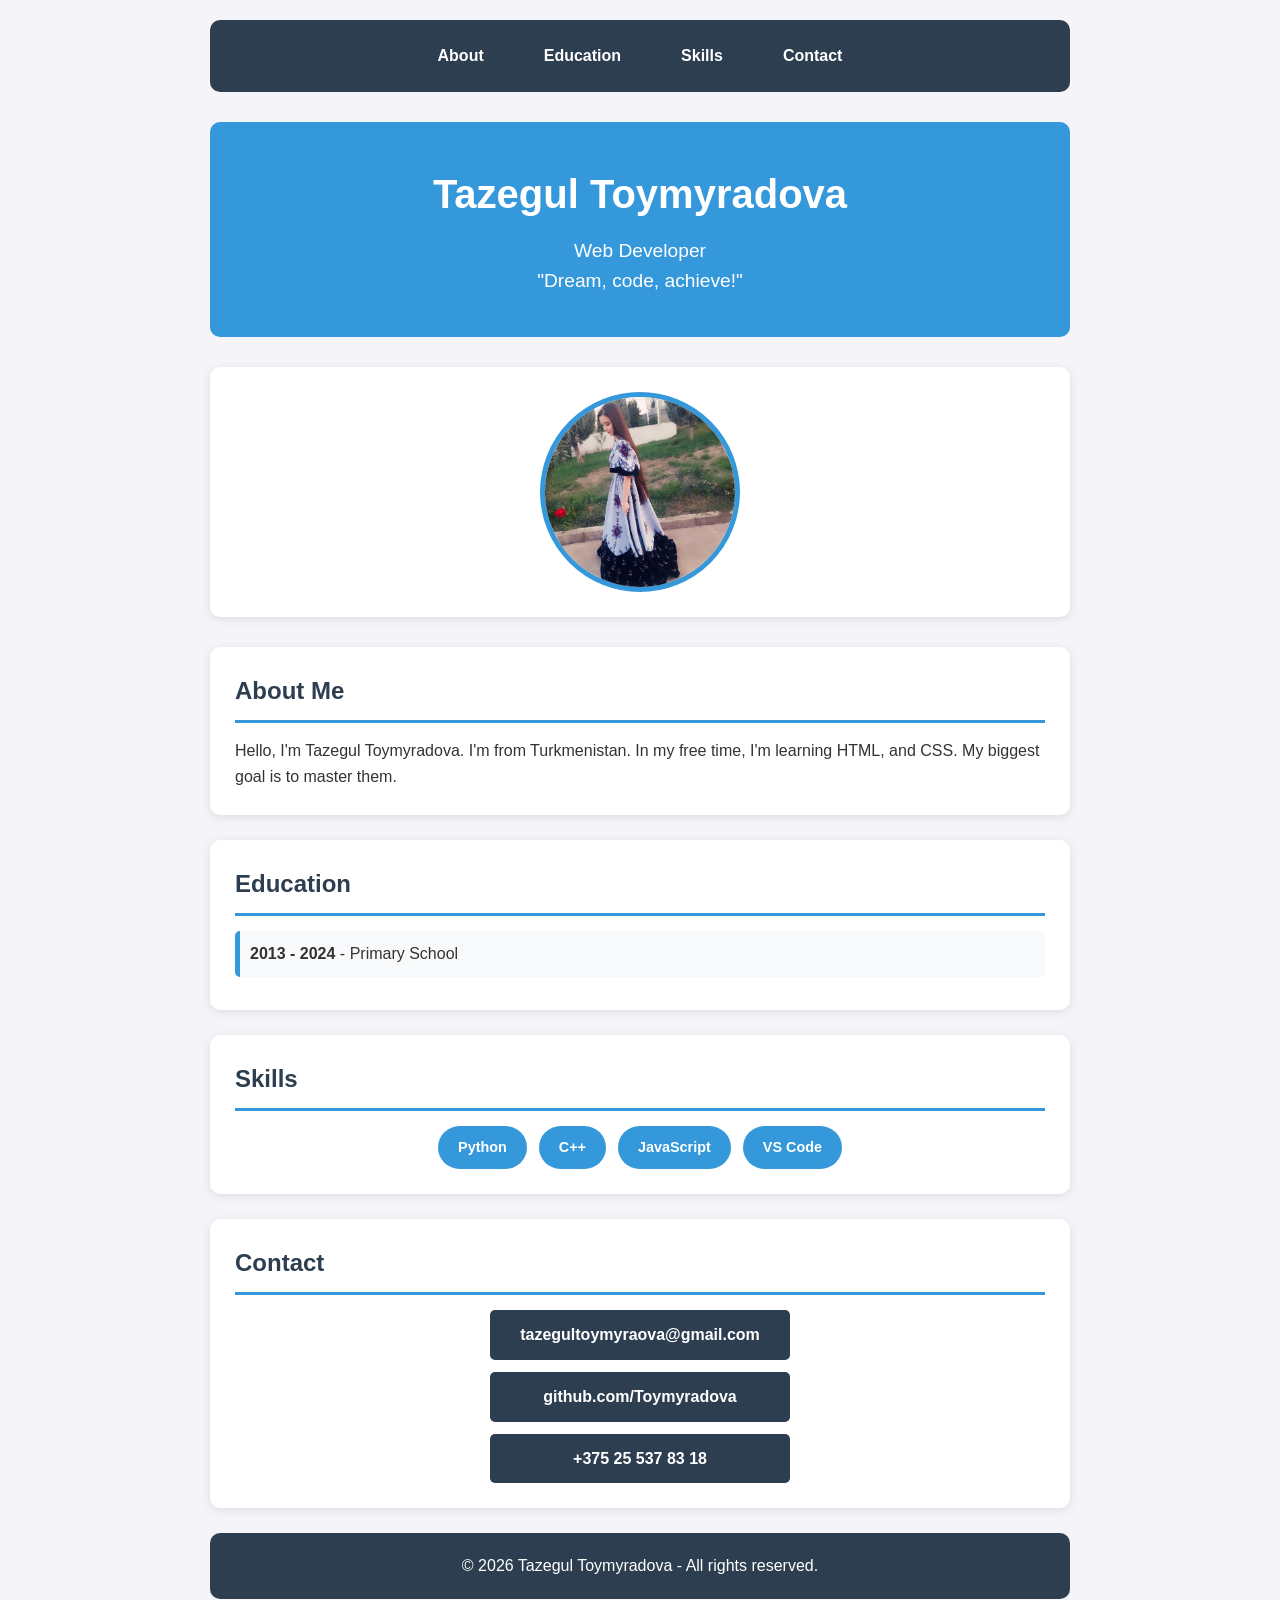
<file: task1/index.html>
<!DOCTYPE html>
<html lang="en">
<head>
    <meta charset="UTF-8">
    <meta name="viewport" content="width=device-width, initial-scale=1.0">
    <title>CV - Tazegul Toymyradova</title>
    <link rel="stylesheet" href="style.css">
</head>
<body>

    <!-- NAVIGATION -->
    <nav>
        <a href="#about">About</a>
        <a href="#education">Education</a>
        <a href="#skills">Skills</a>
        <a href="#contact">Contact</a>
    </nav>

    <!-- HEADER -->
    <header>
        <h1>Tazegul Toymyradova</h1>
        <p>Web Developer</p>
        <p>"Dream, code, achieve!"</p>
    </header>

    <!-- MAIN CONTENT -->
    <main>

        <!-- PHOTO -->
        <section id="photo">
            <img src="foto.jpg" alt="Profile Photo">
        </section>

        <!-- ABOUT -->
        <section id="about">
            <h2>About Me</h2>
            <p>
                Hello, I'm Tazegul Toymyradova. I'm from Turkmenistan. In my free time, I'm learning  HTML, and CSS. My biggest goal is to master them.
            </p>
        </section>

        <!-- EDUCATION -->
        <section id="education">
            <h2>Education</h2>
            <ul>
                <li><strong>2013 - 2024</strong> - Primary School</li>
            </ul>
        </section>

        <!-- SKILLS -->
        <section id="skills">
            <h2>Skills</h2>
            <div class="skills-container">
                <span class="skill">Python</span>
                <span class="skill">C++</span>
                <span class="skill">JavaScript</span>
                <span class="skill">VS Code</span>
            </div>
        </section>

        <!-- CONTACT -->
        <section id="contact">
    <h2>Contact</h2>
    <div class="contact-links">
        <a href="mailto:tazegultoymyraova@gmail.com">tazegultoymyraova@gmail.com</a>
        <a href="https://github.com/Toymyradova" target="_blank"> github.com/Toymyradova</a>
        <a href="tel:+375255378318"> +375 25 537 83 18</a>
    </div>
</section>

    </main>

    <!-- FOOTER -->
    <footer>
        <p>&copy; 2026 Tazegul Toymyradova - All rights reserved.</p>
    </footer>

</body>
</html>
</file>
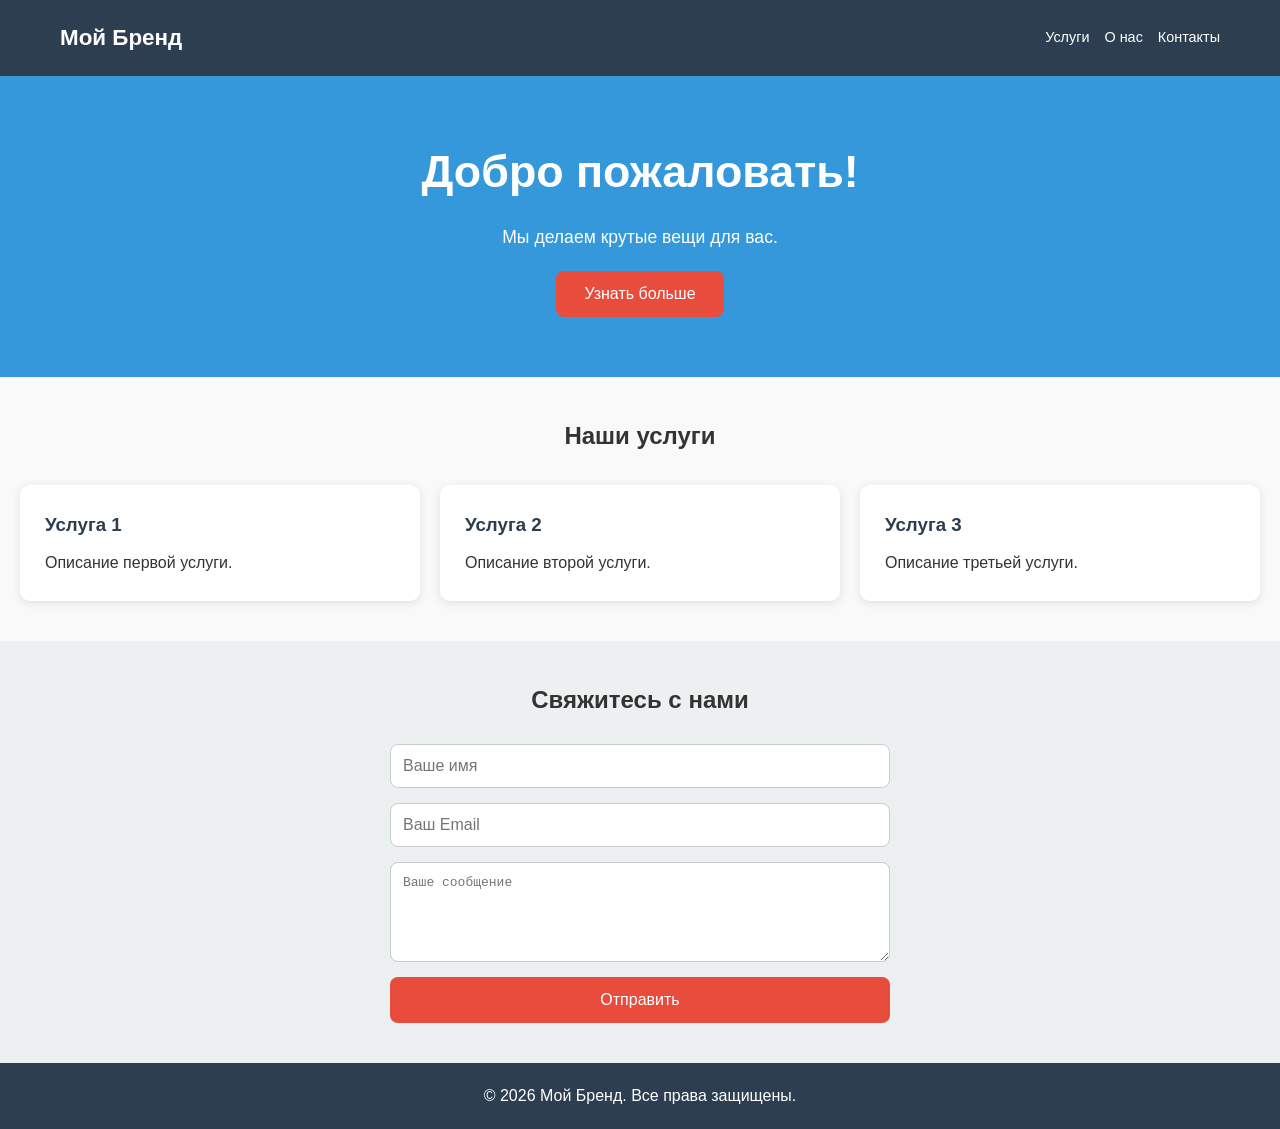
<file: task2/index.html>
<!DOCTYPE html>
<html lang="ru">
<head>
    <meta charset="UTF-8">
    <meta name="viewport" content="width=device-width, initial-scale=1.0">
    <title>Task2 — Landing</title>
    <link rel="stylesheet" href="style.css">
</head>
<body>

    <header class="header">
        <div class="logo">Мой Бренд</div>
        <nav class="nav">
            <a href="#services">Услуги</a>
            <a href="#about">О нас</a>
            <a href="#contact">Контакты</a>
            <span class="burger">☰</span>
        </nav>
    </header>

    <section class="hero">
        <h1>Добро пожаловать!</h1>
        <p>Мы делаем крутые вещи для вас.</p>
        <button class="btn">Узнать больше</button>
    </section>

    <section class="services" id="services">
        <h2>Наши услуги</h2>
        <div class="cards">
            <div class="card">
                <h3>Услуга 1</h3>
                <p>Описание первой услуги.</p>
            </div>
            <div class="card">
                <h3>Услуга 2</h3>
                <p>Описание второй услуги.</p>
            </div>
            <div class="card">
                <h3>Услуга 3</h3>
                <p>Описание третьей услуги.</p>
            </div>
        </div>
    </section>

    <section class="contact" id="contact">
        <h2>Свяжитесь с нами</h2>
        <form class="form">
            <input type="text" placeholder="Ваше имя" required>
            <input type="email" placeholder="Ваш Email" required>
            <textarea placeholder="Ваше сообщение" required></textarea>
            <button type="submit" class="btn">Отправить</button>
        </form>
    </section>

    <footer class="footer">
        <p>© 2026 Мой Бренд. Все права защищены.</p>
    </footer>

</body>
</html>
</file>
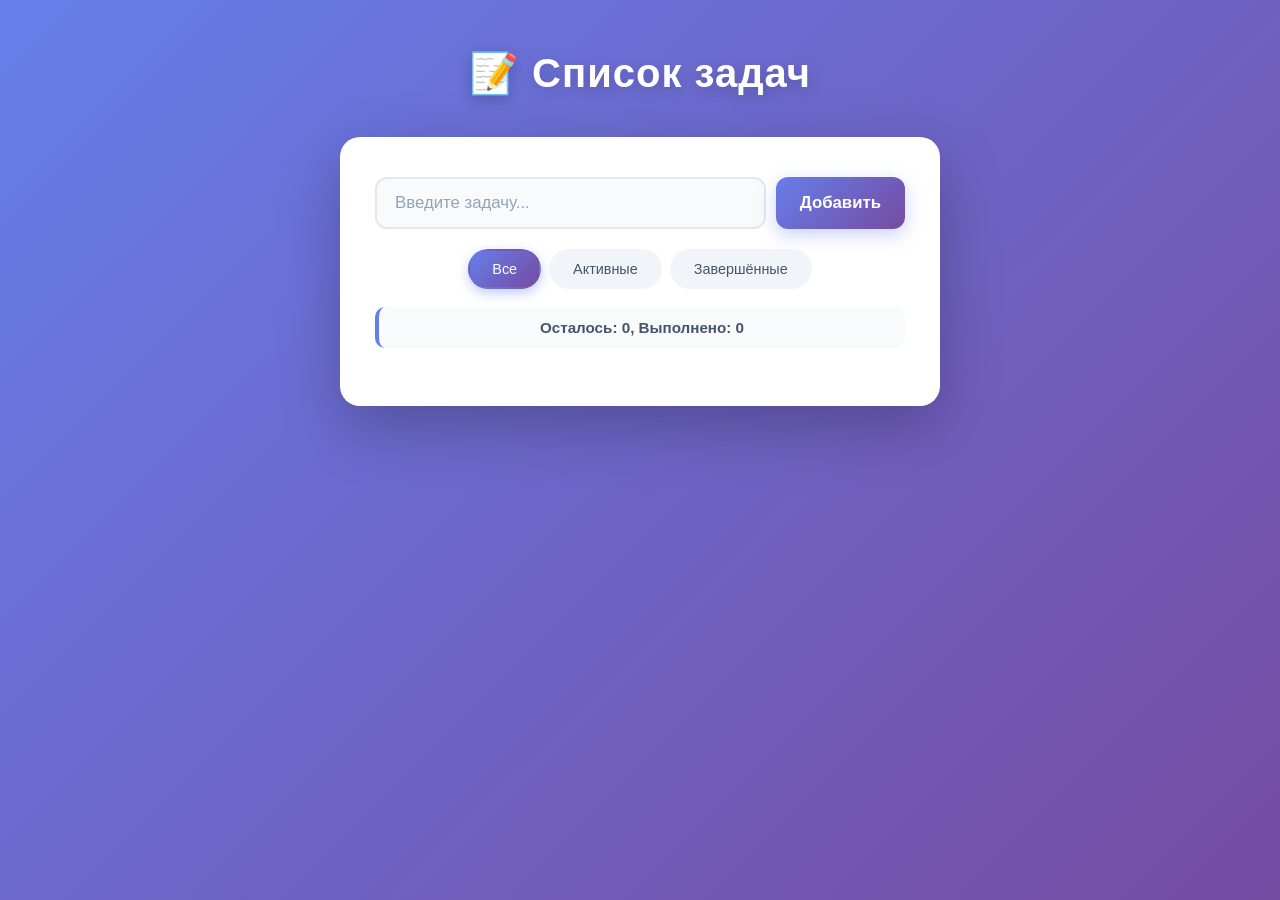
<file: task3/index.html>
<!DOCTYPE html>
<html lang="ru">
<head>
    <meta charset="UTF-8">
    <meta name="viewport" content="width=device-width, initial-scale=1.0">
    <title>Список задач</title>
    <link rel="stylesheet" href="style.css">
</head>
<body>
    <header>
        <h1>📝 Список задач</h1>
    </header>

    <main>
        <section class="input-area">
            <input type="text" id="task-input" placeholder="Введите задачу...">
            <button id="add-btn">Добавить</button>
        </section>

        <section class="filters">
            <button class="filter-btn active" data-filter="all">Все</button>
            <button class="filter-btn" data-filter="active">Активные</button>
            <button class="filter-btn" data-filter="completed">Завершённые</button>
        </section>

        <p id="counter">Осталось: 0, Выполнено: 0</p>

        <ul id="task-list"></ul>
    </main>

    <script src="script.js" defer></script>
</body>
</html>
</file>
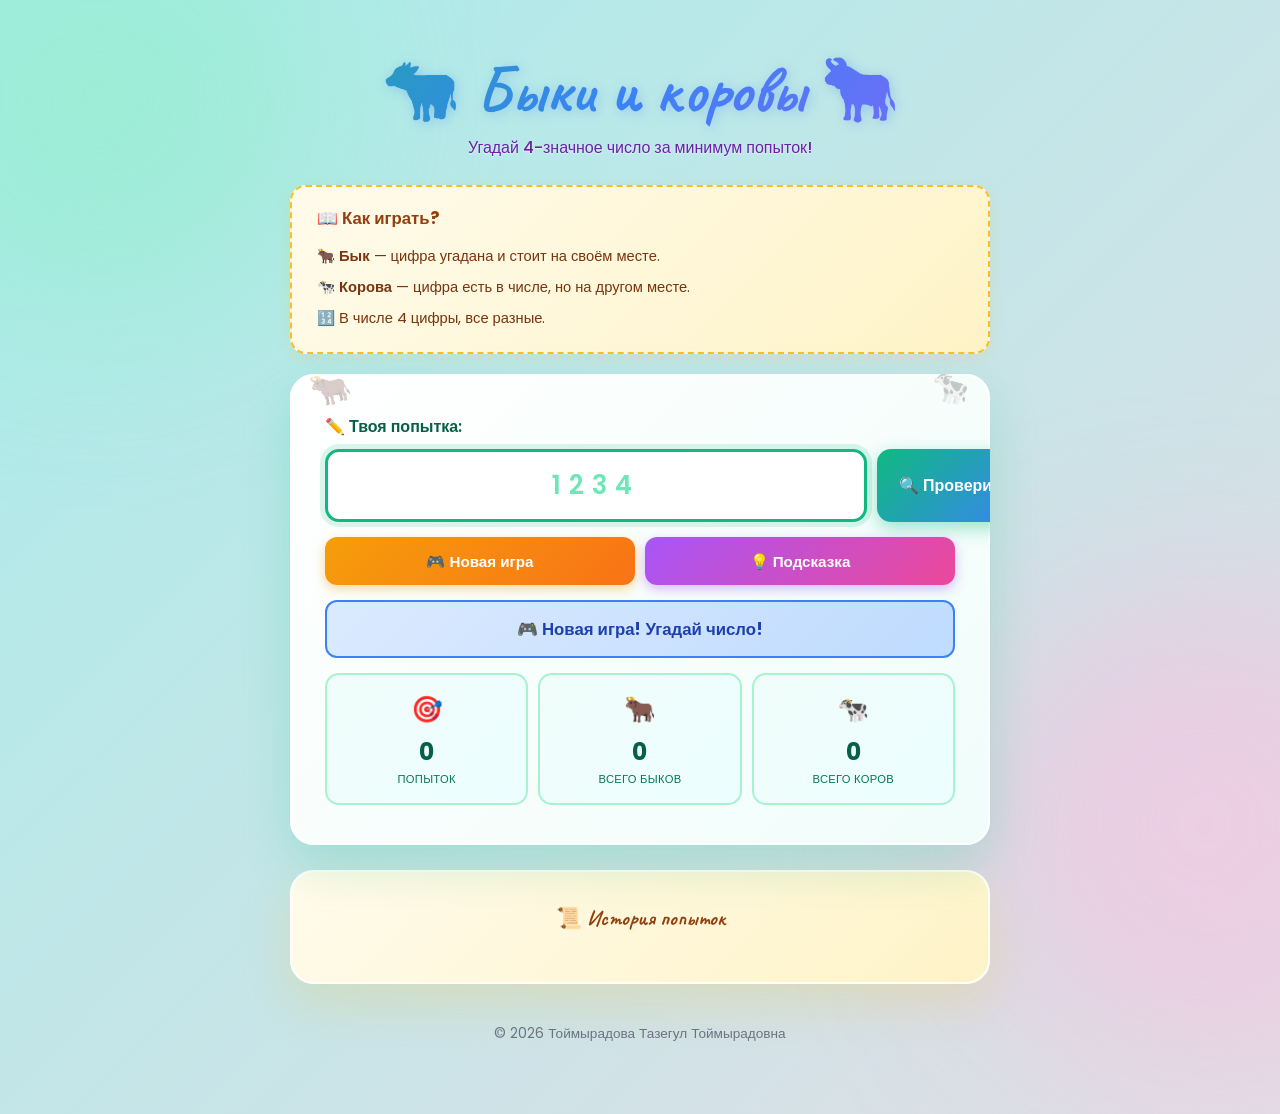
<file: task4/index.html>
<!DOCTYPE html>
<html lang="ru">
<head>
    <meta charset="UTF-8">
    <meta name="viewport" content="width=device-width, initial-scale=1.0">
    <title>🐄 Быки и коровы</title>
    <link rel="stylesheet" href="style.css">
    <link href="https://fonts.googleapis.com/css2?family=Caveat:wght@700&family=Poppins:wght@400;500;600;700&display=swap" rel="stylesheet">
</head>
<body>

    <div id="confetti-container" class="confetti-container"></div>

    <div id="win-modal" class="win-modal hidden">
        <div class="win-content">
            <div class="win-emoji">🏆</div>
            <h2>🎉 ПОБЕДА! 🎉</h2>
            <p class="win-cow">🐄 🐂 🐄 🐂</p>
            <p>Ты угадала число за <strong id="win-attempts">0</strong> попыток!</p>
            <p class="win-secret">Загаданное число: <strong id="win-secret">0000</strong></p>
            <button id="win-new-game">🎮 Играть снова</button>
        </div>
    </div>

    <header>
        <h1>🐄 Быки и коровы 🐂</h1>
        <p class="subtitle">Угадай 4-значное число за минимум попыток!</p>
    </header>

    <section class="rules">
        <h3>📖 Как играть?</h3>
        <ul>
            <li>🐂 <strong>Бык</strong> — цифра угадана и стоит на своём месте.</li>
            <li>🐄 <strong>Корова</strong> — цифра есть в числе, но на другом месте.</li>
            <li>🔢 В числе 4 цифры, все разные.</li>
        </ul>
    </section>

    <main>
        <section class="game">
            <div class="field-label">✏️ Твоя попытка:</div>
            <div class="input-area">
                <input type="text" id="guess-input" maxlength="4" placeholder="1234" inputmode="numeric">
                <button id="check-btn">🔍 Проверить</button>
            </div>

            <div class="buttons">
                <button id="new-game-btn" class="new-game-btn">🎮 Новая игра</button>
                <button id="hint-btn" class="hint-btn">💡 Подсказка</button>
            </div>

            <div id="message" class="message"></div>

            <div class="stats">
                <div class="stat-card">
                    <div class="stat-emoji">🎯</div>
                    <div class="stat-value" id="attempts">0</div>
                    <div class="stat-label">Попыток</div>
                </div>
                <div class="stat-card">
                    <div class="stat-emoji">🐂</div>
                    <div class="stat-value" id="total-bulls">0</div>
                    <div class="stat-label">Всего быков</div>
                </div>
                <div class="stat-card">
                    <div class="stat-emoji">🐄</div>
                    <div class="stat-value" id="total-cows">0</div>
                    <div class="stat-label">Всего коров</div>
                </div>
            </div>
        </section>

        <section class="history">
            <h2>📜 История попыток</h2>
            <ul id="history-list"></ul>
        </section>
    </main>

    <footer>
        <p>© 2026 Тоймырадова Тазегул Тоймырадовна</p>
    </footer>

    <script src="script.js" defer></script>
</body>
</html>
</file>
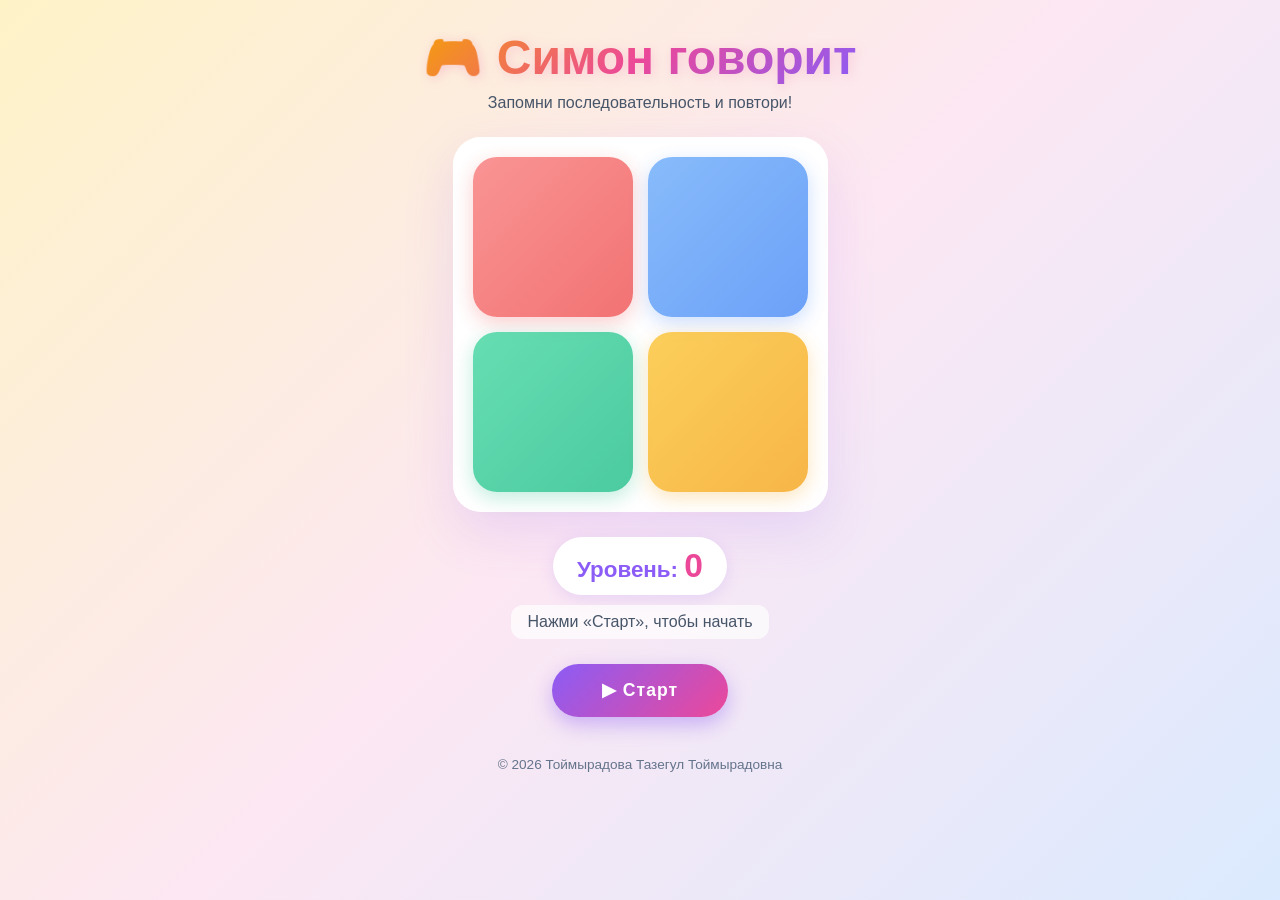
<file: task5/index.html>
<!DOCTYPE html>
<html lang="ru">
<head>
    <meta charset="UTF-8">
    <meta name="viewport" content="width=device-width, initial-scale=1.0">
    <title>🎮 Симон говорит</title>
    <link rel="stylesheet" href="style.css">
</head>
<body>
    <header>
        <h1>🎮 Симон говорит</h1>
        <p class="subtitle">Запомни последовательность и повтори!</p>
    </header>

    <main>
        <div class="game-board" id="game-board"></div>

        <div class="info">
            <div class="level-display">Уровень: <strong id="level">0</strong></div>
            <div class="status" id="status">Нажми «Старт», чтобы начать</div>
        </div>

        <div class="controls">
            <button id="start-btn" class="start-btn">▶ Старт</button>
        </div>
    </main>

    <footer>
        <p>© 2026 Тоймырадова Тазегул Тоймырадовна</p>
    </footer>

    <script src="model.js" defer></script>
    <script src="view.js" defer></script>
    <script src="controller.js" defer></script>
</body>
</html>
</file>
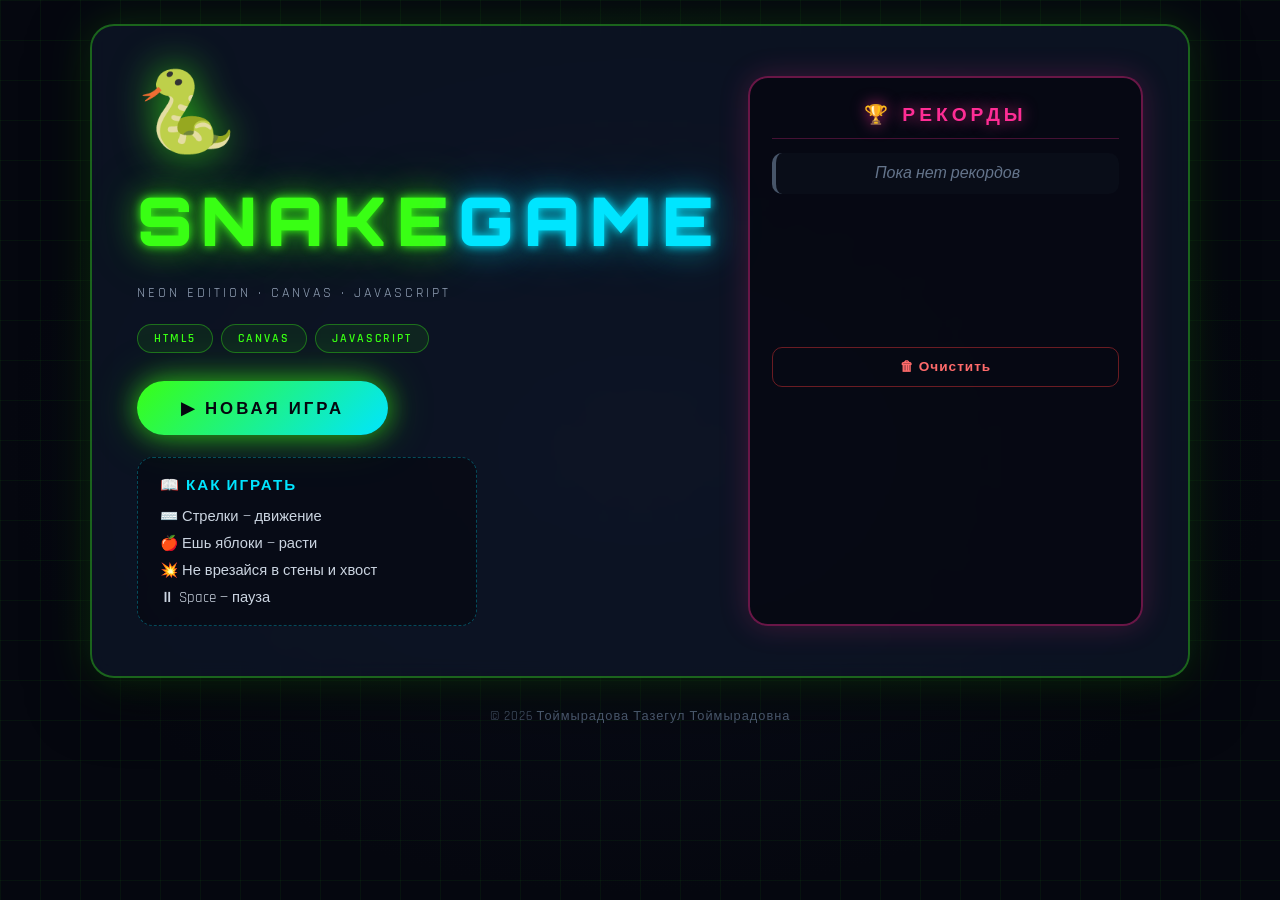
<file: task6/index.html>
<!DOCTYPE html>
<html lang="ru">
<head>
    <meta charset="UTF-8">
    <meta name="viewport" content="width=device-width, initial-scale=1.0">
    <title>🐍 NEON SNAKE</title>
    <link rel="stylesheet" href="style.css">
    <link href="https://fonts.googleapis.com/css2?family=Orbitron:wght@500;700;900&family=Rajdhani:wght@400;500;600;700&display=swap" rel="stylesheet">
</head>
<body>

    <div class="background-grid"></div>

    <section id="menu-screen" class="menu-screen">
        <div class="menu-container">
            <div class="menu-left">
                <div class="logo-icon">🐍</div>
                <h1 class="logo-title">SNAKE<span>GAME</span></h1>
                <p class="logo-sub">Neon Edition · Canvas · JavaScript</p>

                <div class="tech-badges">
                    <span class="badge">HTML5</span>
                    <span class="badge">Canvas</span>
                    <span class="badge">JavaScript</span>
                </div>

                <button id="new-game-btn" class="btn-primary">▶ НОВАЯ ИГРА</button>

                <div class="rules-mini">
                    <h3>📖 Как играть</h3>
                    <ul>
                        <li>⌨️ Стрелки — движение</li>
                        <li>🍎 Ешь яблоки — расти</li>
                        <li>💥 Не врезайся в стены и хвост</li>
                        <li>⏸ Space — пауза</li>
                    </ul>
                </div>
            </div>

            <div class="menu-right">
                <div class="records-panel">
                    <h2>🏆 РЕКОРДЫ</h2>
                    <ol id="records-list" class="records-list"></ol>
                    <button id="clear-records-btn" class="btn-clear">🗑 Очистить</button>
                </div>
            </div>
        </div>
    </section>

    <section id="game-screen" class="game-screen hidden">
        <header class="game-header">
            <button id="back-to-menu-btn" class="btn-back">← Меню</button>
            <h1 class="game-title">🐍 SNAKE</h1>
            <button id="pause-btn" class="btn-pause">⏸</button>
        </header>

        <section class="hud">
            <div class="hud-card">
                <div class="hud-label">СЧЁТ</div>
                <div class="hud-value" id="score">0</div>
            </div>
            <div class="hud-card">
                <div class="hud-label">РЕКОРД</div>
                <div class="hud-value" id="high-score">0</div>
            </div>
            <div class="hud-card">
                <div class="hud-label">ДЛИНА</div>
                <div class="hud-value" id="length">3</div>
            </div>
        </section>

        <div class="canvas-wrapper">
            <canvas id="game-canvas" width="400" height="400"></canvas>

            <div id="overlay-pause" class="overlay hidden">
                <div class="overlay-content">
                    <div class="overlay-title">⏸ ПАУЗА</div>
                    <p class="overlay-desc">Нажми <kbd>Space</kbd> или кнопку</p>
                    <button id="resume-btn" class="btn-primary">▶ ПРОДОЛЖИТЬ</button>
                </div>
            </div>

            <div id="overlay-gameover" class="overlay hidden">
                <div class="overlay-content">
                    <div class="overlay-title red">💀 GAME OVER</div>
                    <p class="overlay-desc">Твой счёт: <strong id="final-score">0</strong></p>
                    <p class="overlay-desc small">Длина: <strong id="final-length">0</strong></p>
                    <div class="overlay-buttons">
                        <button id="restart-btn" class="btn-primary">🔄 СНОВА</button>
                        <button id="to-menu-btn" class="btn-secondary">🏠 МЕНЮ</button>
                    </div>
                </div>
            </div>
        </div>

        <section class="touch-controls">
            <button class="touch-btn" data-dir="up">▲</button>
            <button class="touch-btn" data-dir="left">◀</button>
            <button class="touch-btn" data-dir="down">▼</button>
            <button class="touch-btn" data-dir="right">▶</button>
        </section>

        <section class="hint">
            <kbd>↑</kbd><kbd>↓</kbd><kbd>←</kbd><kbd>→</kbd> — движение · <kbd>Space</kbd> — пауза
        </section>
    </section>

    <footer>© 2026 Тоймырадова Тазегул Тоймырадовна</footer>

    <script src="model.js" defer></script>
    <script src="view.js" defer></script>
    <script src="controller.js" defer></script>
</body>
</html>
</file>
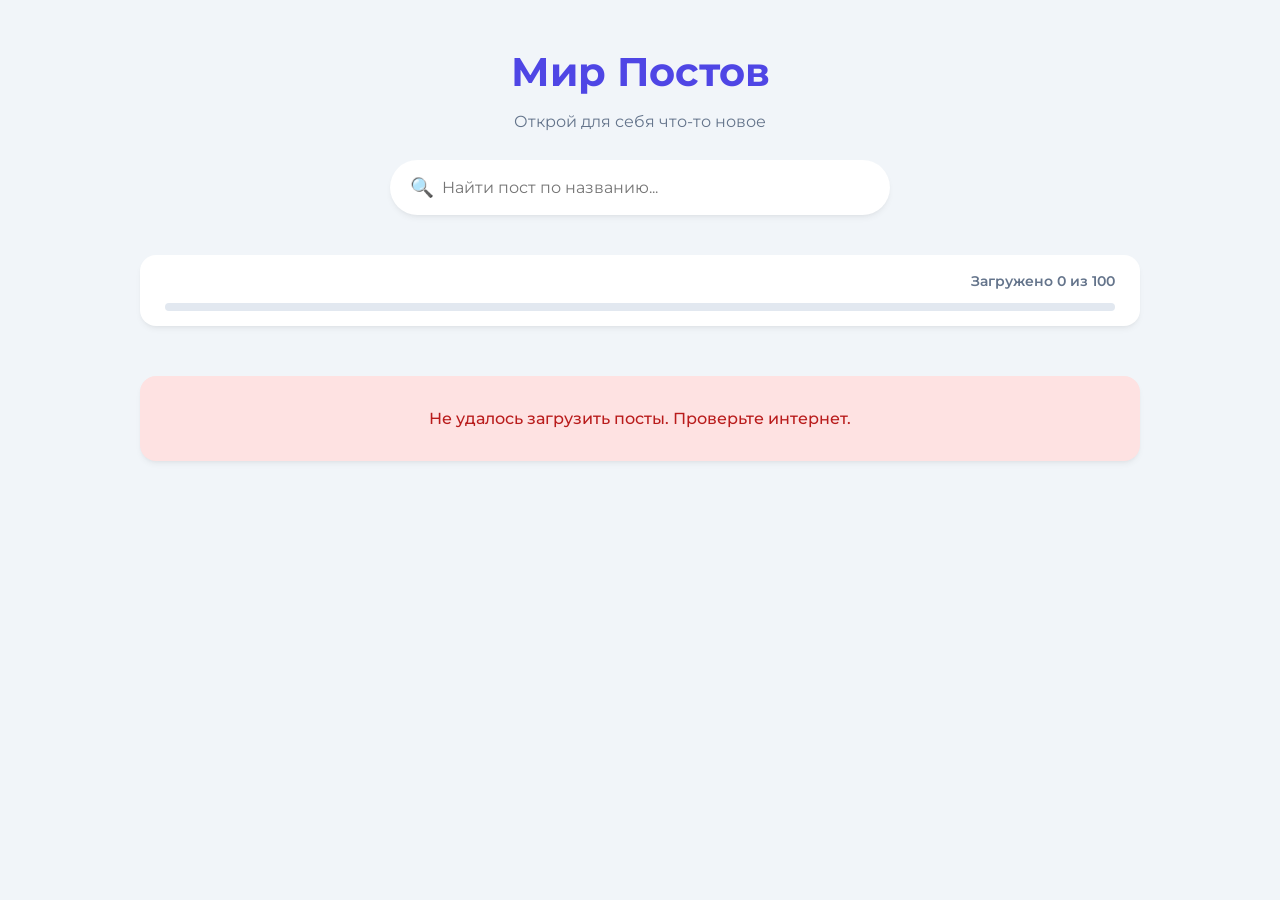
<file: task7/index.html>
<!DOCTYPE html>
<html lang="ru">
<head>
    <meta charset="UTF-8">
    <meta name="viewport" content="width=device-width, initial-scale=1.0">
    <title>Мир Постов</title>
    <link rel="stylesheet" href="style.css">
</head>
<body>

    <div class="app">
        <header class="app-header">
            <h1>Мир Постов</h1>
            <p class="subtitle">Открой для себя что-то новое</p>
            
            <div class="search-wrapper">
                <span class="search-icon">🔍</span>
                <input type="search" id="search" class="search-input" placeholder="Найти пост по названию..." autocomplete="off">
            </div>
        </header>

        <div class="stats-container">
            <div class="stats-text" id="stats">Загружено 0 из 100</div>
            <div class="progress-bar">
                <div class="progress-fill" id="progress-fill" style="width: 0%"></div>
            </div>
        </div>

        <main class="posts" id="posts"></main>

        <div class="state hidden" id="loading">
            <div class="spinner"></div>
            <p>Загрузка...</p>
        </div>

        <div class="state error hidden" id="error"></div>
        <div class="state empty hidden" id="empty"><p>Ничего не найдено 😔</p></div>
        <div class="state end hidden" id="end"><p>Вы просмотрели все посты! 🎉</p></div>
    </div>

    <button class="btn-up hidden" id="btn-up" title="Наверх">↑</button>

    <script src="model.js" defer></script>
    <script src="view.js" defer></script>
    <script src="controller.js" defer></script>
</body>
</html>
</file>
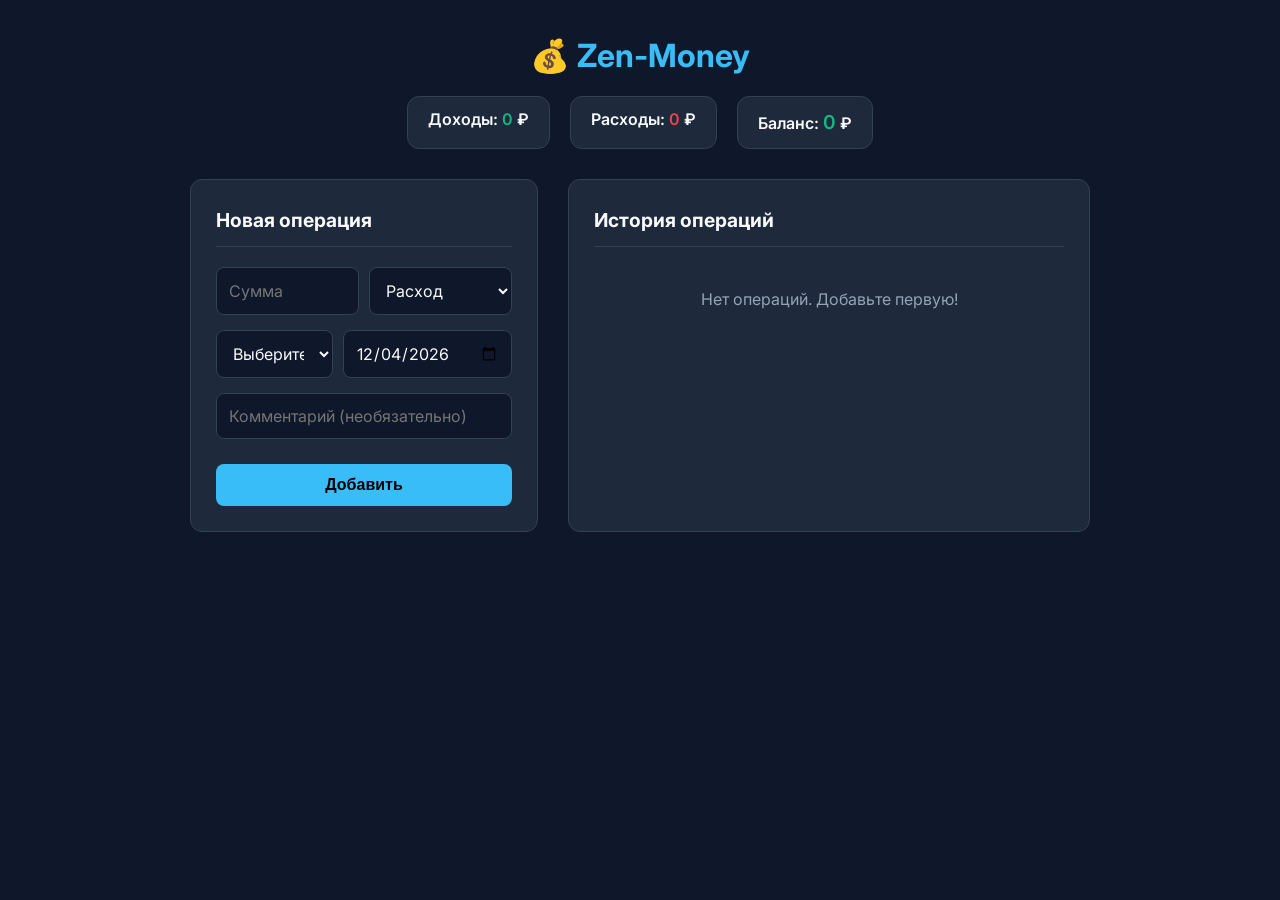
<file: task8/index.html>
<!DOCTYPE html>
<html lang="ru">
<head>
    <meta charset="UTF-8">
    <meta name="viewport" content="width=device-width, initial-scale=1.0">
    <title>💰 Zen-Money</title>
    <link rel="stylesheet" href="style.css">
</head>
<body>

    <div class="app">
        <header>
            <h1>💰 Zen-Money</h1>
            <div class="balance">
                <div class="balance-item income">Доходы: <span id="total-income">0</span> ₽</div>
                <div class="balance-item expense">Расходы: <span id="total-expense">0</span> ₽</div>
                <div class="balance-item total">Баланс: <span id="total-balance">0</span> ₽</div>
            </div>
        </header>

        <main>
            <section class="form-section">
                <h2 id="form-title">Новая операция</h2>
                <form id="transaction-form">
                    <input type="hidden" id="transaction-id">
                    
                    <div class="form-row">
                        <input type="number" id="amount" placeholder="Сумма" required min="1">
                        
                        <select id="type">
                            <option value="expense">Расход</option>
                            <option value="income">Доход</option>
                        </select>
                    </div>

                    <div class="form-row">
                        <select id="category" required>
                            <option value="">Выберите категорию...</option>
                        </select>
                        <input type="date" id="date" required>
                    </div>

                    <input type="text" id="comment" placeholder="Комментарий (необязательно)">

                    <div class="form-actions">
                        <button type="submit" class="btn-save" id="submit-btn">Добавить</button>
                        <button type="button" class="btn-cancel hidden" id="cancel-btn">Отмена</button>
                    </div>
                </form>
            </section>

            <section class="list-section">
                <h2>История операций</h2>
                <div id="loader" class="hidden">Загрузка...</div>
                <div id="error" class="error hidden"></div>
                <ul id="transactions-list" class="transactions-list"></ul>
            </section>
        </main>
    </div>

    <script type="module" src="main.js"></script>
</body>
</html>
</file>
<file: task1/style.css>
/* GLOBAL RESET */
* {
    box-sizing: border-box;
    margin: 0;
    padding: 0;
}

body {
    font-family: Arial, sans-serif;
    background-color: #f4f4f9;
    color: #333;
    line-height: 1.6;
    max-width: 900px;
    margin: 0 auto;
    padding: 20px;
}

nav {
    display: flex;
    justify-content: center;
    gap: 30px;
    flex-wrap: wrap;
    background-color: #2c3e50;
    padding: 15px;
    border-radius: 10px;
    margin-bottom: 30px;
}

nav a {
    color: white;
    text-decoration: none;
    font-weight: bold;
    padding: 8px 15px;
    border-radius: 5px;
    transition: all 0.3s;
}

nav a:hover {
    background-color: #3498db;
    color: white;
}

header {
    text-align: center;
    background-color: #3498db;
    color: white;
    padding: 40px 20px;
    border-radius: 10px;
    margin-bottom: 30px;
}

header h1 {
    font-size: 2.5em;
    margin-bottom: 10px;
}

header p {
    font-size: 1.2em;
}

#photo {
    display: flex;
    justify-content: center;
    align-items: center;
    margin-bottom: 30px;
}

#photo img {
    width: 200px;
    height: 200px;
    border-radius: 50%;
    border: 5px solid #3498db;
    object-fit: cover;
}

section {
    background-color: white;
    padding: 25px;
    margin-bottom: 25px;
    border-radius: 10px;
    box-shadow: 0 2px 10px rgba(0,0,0,0.1);
}

section h2 {
    color: #2c3e50;
    border-bottom: 3px solid #3498db;
    padding-bottom: 10px;
    margin-bottom: 15px;
}

#education ul {
    list-style-type: none;
    padding-left: 0;
}

#education ul li {
    padding: 10px;
    background-color: #f8f9fa;
    margin-bottom: 8px;
    border-radius: 5px;
    border-left: 5px solid #3498db;
}

.skills-container {
    display: flex;
    flex-wrap: wrap;
    gap: 12px;
    justify-content: center;
}

.skill {
    background-color: #3498db;
    color: white;
    padding: 10px 20px;
    border-radius: 50px;
    font-weight: bold;
    font-size: 0.9em;
    transition: all 0.3s;
}

.skill:hover {
    background-color: #2c3e50;
    transform: scale(1.05);
}

.contact-links {
    display: flex;
    flex-direction: column;
    gap: 12px;
    align-items: center;
}

.contact-links a {
    display: inline-block;
    padding: 12px 25px;
    background-color: #2c3e50;
    color: white;
    text-decoration: none;
    border-radius: 5px;
    font-weight: bold;
    transition: all 0.3s;
    width: auto;
    min-width: 300px;
    max-width: 100%;
    text-align: center;
    word-break: break-word;
}

.contact-links a:hover {
    background-color: #3498db;
    color: white;
    transform: translateY(-3px);
}

footer {
    text-align: center;
    padding: 20px;
    background-color: #2c3e50;
    color: white;
    border-radius: 10px;
    margin-top: 20px;
}

.contact-links a:hover {
    background-color: #ff6b6b;
    color: white;
    text-decoration: underline;
}
</file>
<file: task2/style.css>
* {
    box-sizing: border-box;
    margin: 0;
    padding: 0;
}

body {
    font-family: Arial, sans-serif;
    line-height: 1.6;
    color: #333;
    background-color: #f9f9f9;
}

.header {
    display: flex;
    justify-content: space-between;
    align-items: center;
    padding: 15px 20px;
    background-color: #2c3e50;
    color: white;
}

.logo {
    font-size: 1.4em;
    font-weight: bold;
}

.nav {
    display: flex;
    gap: 15px;
    align-items: center;
}

.nav a {
    color: white;
    text-decoration: none;
    font-size: 0.9em;
}

.burger {
    display: block;
    font-size: 1.5em;
    cursor: pointer;
}

.nav a {
    display: none; 
}

.hero {
    padding: 60px 20px;
    text-align: center;
    background-color: #3498db;
    color: white;
}

.hero h1 {
    font-size: 1.8em;
    margin-bottom: 15px;
}

.hero p {
    font-size: 1.1em;
    margin-bottom: 20px;
}

.btn {
    display: inline-block;
    padding: 14px 28px;
    background-color: #e74c3c;
    color: white;
    border: none;
    border-radius: 8px;
    font-size: 1em;
    cursor: pointer;
    transition: background-color 0.3s, transform 0.3s;
    min-width: 44px;
    min-height: 44px;
}

.btn:hover {
    background-color: #c0392b;
    transform: scale(1.05);
}

.services {
    padding: 40px 20px;
}

.services h2 {
    text-align: center;
    margin-bottom: 30px;
    font-size: 1.5em;
}

.cards {
    display: grid;
    grid-template-columns: 1fr;
    gap: 20px;
}

.card {
    background-color: white;
    padding: 25px;
    border-radius: 10px;
    box-shadow: 0 2px 10px rgba(0, 0, 0, 0.1);
    display: flex;
    flex-direction: column;
    gap: 10px;
    transition: transform 0.3s;
}

.card:hover {
    transform: scale(1.03);
}

.card h3 {
    color: #2c3e50;
}


.contact {
    padding: 40px 20px;
    background-color: #ecf0f1;
}

.contact h2 {
    text-align: center;
    margin-bottom: 25px;
}

.form {
    display: flex;
    flex-direction: column;
    gap: 15px;
    max-width: 500px;
    margin: 0 auto;
}

.form input,
.form textarea {
    padding: 12px;
    border: 1px solid #ccc;
    border-radius: 8px;
    font-size: 1em;
    min-height: 44px;
}

.form input:focus,
.form textarea:focus {
    outline: none;
    border-color: #3498db;
}

.form textarea {
    min-height: 100px;
    resize: vertical;
}

/* Футер */
.footer {
    text-align: center;
    padding: 20px;
    background-color: #2c3e50;
    color: white;
}

@media (min-width: 768px) {
    .nav a {
        display: inline-block;
    }
    .burger {
        display: none;
    }
    .cards {
        grid-template-columns: repeat(2, 1fr);
    }
    .hero h1 {
        font-size: 2.2em;
    }
}

@media (min-width: 1200px) {
    .cards {
        grid-template-columns: repeat(3, 1fr);
    }
    .hero h1 {
        font-size: 2.8em;
    }
    .header {
        padding: 20px 60px;
    }
}

* {
    box-sizing: border-box;
    margin: 0;
    padding: 0;
}

body {
    font-family: Arial, sans-serif;
    line-height: 1.6;
}
</file>
<file: task3/style.css>
* {
    box-sizing: border-box;
    margin: 0;
    padding: 0;
}

body {
    font-family: 'Poppins', Arial, sans-serif;
    background: linear-gradient(135deg, #667eea 0%, #764ba2 100%);
    min-height: 100vh;
    padding: 30px 15px;
    color: #1e293b;
    -webkit-font-smoothing: antialiased;
}

header {
    text-align: center;
    margin-bottom: 30px;
}

header h1 {
    color: white;
    font-size: 2em;
    font-weight: 700;
    letter-spacing: 1px;
    text-shadow: 0 4px 15px rgba(0, 0, 0, 0.2);
}

main {
    max-width: 600px;
    margin: 0 auto;
    background: white;
    border-radius: 20px;
    padding: 30px 25px;
    box-shadow: 0 20px 60px rgba(0, 0, 0, 0.25);
}

.input-area {
    display: flex;
    gap: 10px;
    margin-bottom: 20px;
}

.input-area input {
    flex: 1;
    padding: 14px 18px;
    font-size: 1em;
    font-family: inherit;
    border: 2px solid #e2e8f0;
    border-radius: 12px;
    background: #f8fafc;
    color: #1e293b;
    transition: border-color 0.3s, box-shadow 0.3s, background 0.3s;
    min-height: 48px;
}

.input-area input::placeholder {
    color: #94a3b8;
}

.input-area input:hover {
    border-color: #cbd5e1;
}

.input-area input:focus {
    outline: none;
    border-color: #667eea;
    background: white;
    box-shadow: 0 0 0 4px rgba(102, 126, 234, 0.15);
}

.input-area button {
    padding: 14px 24px;
    background: linear-gradient(135deg, #667eea, #764ba2);
    color: white;
    border: none;
    border-radius: 12px;
    font-size: 1em;
    font-family: inherit;
    font-weight: 600;
    cursor: pointer;
    transition: transform 0.3s, box-shadow 0.3s;
    min-height: 48px;
    box-shadow: 0 6px 18px rgba(102, 126, 234, 0.35);
}

.input-area button:hover {
    transform: translateY(-2px);
    box-shadow: 0 10px 24px rgba(102, 126, 234, 0.5);
}

.input-area button:active {
    transform: translateY(0);
}

.filters {
    display: flex;
    gap: 8px;
    margin-bottom: 18px;
    flex-wrap: wrap;
    justify-content: center;
}

.filter-btn {
    padding: 9px 18px;
    background: #f1f5f9;
    color: #475569;
    border: 2px solid transparent;
    border-radius: 50px;
    font-size: 0.9em;
    font-family: inherit;
    font-weight: 500;
    cursor: pointer;
    transition: all 0.3s;
}

.filter-btn:hover {
    background: #e2e8f0;
    color: #1e293b;
}

.filter-btn.active {
    background: linear-gradient(135deg, #667eea, #764ba2);
    color: white;
    box-shadow: 0 4px 12px rgba(102, 126, 234, 0.4);
}

#counter {
    text-align: center;
    padding: 12px;
    margin-bottom: 18px;
    background: #f8fafc;
    border-radius: 10px;
    font-weight: 600;
    color: #475569;
    font-size: 0.95em;
    border-left: 4px solid #667eea;
}

#task-list {
    list-style: none;
    padding: 0;
    display: flex;
    flex-direction: column;
    gap: 10px;
}

.task-item {
    display: flex;
    align-items: center;
    gap: 12px;
    padding: 14px 16px;
    background: #f8fafc;
    border-radius: 12px;
    border-left: 4px solid #667eea;
    transition: transform 0.25s, box-shadow 0.25s, background 0.25s;
    animation: slideIn 0.3s ease-out;
}

@keyframes slideIn {
    from {
        opacity: 0;
        transform: translateX(-20px);
    }
    to {
        opacity: 1;
        transform: translateX(0);
    }
}

.task-item:hover {
    background: white;
    transform: translateX(4px);
    box-shadow: 0 4px 15px rgba(102, 126, 234, 0.15);
}

.task-text {
    flex: 1;
    font-size: 1em;
    color: #1e293b;
    word-break: break-word;
    transition: color 0.3s, opacity 0.3s;
}

.task-item.completed {
    border-left-color: #10b981;
    background: #f0fdf4;
    opacity: 0.85;
}

.task-item.completed .task-text {
    text-decoration: line-through;
    color: #94a3b8;
    opacity: 0.7;
}
.task-item button {
    display: flex;
    align-items: center;
    justify-content: center;
    width: 40px;
    height: 40px;
    border: none;
    border-radius: 10px;
    cursor: pointer;
    font-size: 1.1em;
    transition: transform 0.2s, box-shadow 0.2s, background 0.3s;
}

.task-item button:hover {
    transform: scale(1.1);
}

.toggle-btn {
    background: linear-gradient(135deg, #10b981, #059669);
    color: white;
    box-shadow: 0 4px 10px rgba(16, 185, 129, 0.3);
}

.toggle-btn:hover {
    box-shadow: 0 6px 15px rgba(16, 185, 129, 0.5);
}

.delete-btn {
    background: linear-gradient(135deg, #ef4444, #dc2626);
    color: white;
    box-shadow: 0 4px 10px rgba(239, 68, 68, 0.3);
}

.delete-btn:hover {
    box-shadow: 0 6px 15px rgba(239, 68, 68, 0.5);
}

.task-item.completed .toggle-btn {
    background: linear-gradient(135deg, #fbbf24, #f59e0b);
    box-shadow: 0 4px 10px rgba(251, 191, 36, 0.3);
}

@media (min-width: 768px) {
    body {
        padding: 50px 30px;
    }

    header h1 {
        font-size: 2.5em;
        margin-bottom: 40px;
    }

    main {
        padding: 40px 35px;
    }

    .input-area input,
    .input-area button {
        font-size: 1.05em;
    }

    .filter-btn {
        padding: 10px 22px;
    }
}
</file>
<file: task4/style.css>
* {
    box-sizing: border-box;
    margin: 0;
    padding: 0;
}

body {
    font-family: 'Poppins', Arial, sans-serif;
    background: linear-gradient(135deg, #a8edea 0%, #fed6e3 50%, #f5d0fe 100%);
    background-size: 300% 300%;
    animation: gradientShift 15s ease infinite;
    min-height: 100vh;
    padding: 30px 15px;
    color: #1e293b;
    -webkit-font-smoothing: antialiased;
    position: relative;
    overflow-x: hidden;
}

@keyframes gradientShift {
    0% { background-position: 0% 50%; }
    50% { background-position: 100% 50%; }
    100% { background-position: 0% 50%; }
}

body::before,
body::after {
    content: "";
    position: fixed;
    border-radius: 50%;
    filter: blur(100px);
    opacity: 0.6;
    z-index: -1;
    pointer-events: none;
}

body::before {
    width: 400px;
    height: 400px;
    background: radial-gradient(circle, #a7f3d0, #6ee7b7);
    top: -100px;
    left: -100px;
    animation: floatBlob 10s ease-in-out infinite;
}

body::after {
    width: 450px;
    height: 450px;
    background: radial-gradient(circle, #fbcfe8, #f9a8d4);
    bottom: -150px;
    right: -150px;
    animation: floatBlob 12s ease-in-out infinite reverse;
}

@keyframes floatBlob {
    0%, 100% { transform: translate(0, 0) scale(1); }
    50% { transform: translate(40px, -40px) scale(1.1); }
}

header {
    text-align: center;
    margin-bottom: 25px;
}

header h1 {
    font-family: 'Caveat', cursive;
    font-size: 3.2em;
    font-weight: 700;
    background: linear-gradient(135deg, #10b981, #3b82f6, #a855f7);
    -webkit-background-clip: text;
    background-clip: text;
    -webkit-text-fill-color: transparent;
    filter: drop-shadow(2px 2px 6px rgba(59, 130, 246, 0.3));
    margin-bottom: 5px;
}

.subtitle {
    color: #6b21a8;
    font-size: 1em;
    font-weight: 500;
    text-shadow: 0 1px 2px rgba(255, 255, 255, 0.7);
}

.rules {
    max-width: 700px;
    margin: 0 auto 20px;
    padding: 18px 25px;
    background: linear-gradient(135deg, #fffbeb, #fef3c7);
    border-radius: 16px;
    border: 2px dashed #fbbf24;
    box-shadow: 0 4px 15px rgba(251, 191, 36, 0.15);
}

.rules h3 {
    color: #92400e;
    margin-bottom: 10px;
    font-size: 1.05em;
}

.rules ul {
    list-style: none;
    padding: 0;
}

.rules li {
    padding: 5px 0;
    color: #78350f;
    font-size: 0.92em;
}

main {
    max-width: 700px;
    margin: 0 auto;
}

.game {
    background: linear-gradient(135deg, #ffffff 0%, #f0fdfa 100%);
    border-radius: 24px;
    padding: 30px 25px;
    box-shadow:
        0 20px 50px rgba(16, 185, 129, 0.2),
        0 0 0 2px rgba(255, 255, 255, 0.9) inset;
    margin-bottom: 25px;
    position: relative;
    overflow: hidden;
}

.game::before {
    content: "🐂";
    position: absolute;
    top: -10px;
    left: 20px;
    font-size: 2em;
    transform: rotate(-15deg);
    opacity: 0.3;
}

.game::after {
    content: "🐄";
    position: absolute;
    top: -10px;
    right: 20px;
    font-size: 2em;
    transform: rotate(15deg);
    opacity: 0.3;
}

.field-label {
    color: #065f46;
    font-weight: 600;
    margin-bottom: 10px;
    font-size: 1em;
}

.input-area {
    display: flex;
    gap: 10px;
    margin-bottom: 15px;
}

.input-area input {
    flex: 1;
    padding: 14px 18px;
    font-size: 1.4em;
    font-family: 'Poppins', sans-serif;
    font-weight: 600;
    letter-spacing: 8px;
    text-align: center;
    border: 3px solid #a7f3d0;
    border-radius: 14px;
    background: #f0fdfa;
    color: #065f46;
    transition: all 0.3s;
    min-height: 55px;
}

.input-area input::placeholder {
    color: #6ee7b7;
    letter-spacing: 8px;
}

.input-area input:focus {
    outline: none;
    border-color: #10b981;
    background: white;
    box-shadow: 0 0 0 5px rgba(16, 185, 129, 0.15);
}

.input-area input:disabled {
    background: #f3f4f6;
    color: #9ca3af;
    cursor: not-allowed;
}

.input-area button {
    padding: 14px 22px;
    background: linear-gradient(135deg, #10b981, #3b82f6);
    color: white;
    border: none;
    border-radius: 14px;
    font-size: 1em;
    font-family: inherit;
    font-weight: 600;
    cursor: pointer;
    transition: all 0.3s;
    min-height: 55px;
    box-shadow: 0 6px 18px rgba(16, 185, 129, 0.4);
    white-space: nowrap;
}

.input-area button:hover {
    transform: translateY(-2px) scale(1.03);
    box-shadow: 0 10px 24px rgba(59, 130, 246, 0.55);
}

.input-area button:disabled {
    background: #cbd5e1;
    cursor: not-allowed;
    box-shadow: none;
    transform: none;
}

.buttons {
    display: flex;
    gap: 10px;
    margin-bottom: 15px;
    flex-wrap: wrap;
}

.new-game-btn, .hint-btn {
    flex: 1;
    min-width: 140px;
    padding: 12px 18px;
    border: none;
    border-radius: 12px;
    font-size: 0.95em;
    font-family: inherit;
    font-weight: 600;
    cursor: pointer;
    transition: all 0.3s;
    min-height: 48px;
}

.new-game-btn {
    background: linear-gradient(135deg, #f59e0b, #f97316);
    color: white;
    box-shadow: 0 4px 12px rgba(245, 158, 11, 0.4);
}

.new-game-btn:hover {
    transform: translateY(-2px);
    box-shadow: 0 8px 18px rgba(245, 158, 11, 0.55);
}

.hint-btn {
    background: linear-gradient(135deg, #a855f7, #ec4899);
    color: white;
    box-shadow: 0 4px 12px rgba(168, 85, 247, 0.4);
}

.hint-btn:hover {
    transform: translateY(-2px);
    box-shadow: 0 8px 18px rgba(168, 85, 247, 0.55);
}

.message {
    text-align: center;
    padding: 14px;
    border-radius: 12px;
    font-weight: 700;
    font-size: 1.05em;
    margin-bottom: 15px;
    min-height: 50px;
    display: flex;
    align-items: center;
    justify-content: center;
    transition: all 0.3s;
}

.message.success {
    background: linear-gradient(135deg, #d1fae5, #a7f3d0);
    color: #065f46;
    border: 2px solid #10b981;
    animation: pop 0.4s ease;
}

.message.error {
    background: linear-gradient(135deg, #fee2e2, #fecaca);
    color: #991b1b;
    border: 2px solid #ef4444;
    animation: shake 0.4s ease;
}

.message.info {
    background: linear-gradient(135deg, #dbeafe, #bfdbfe);
    color: #1e40af;
    border: 2px solid #3b82f6;
}

@keyframes pop {
    0% { transform: scale(0.9); }
    50% { transform: scale(1.05); }
    100% { transform: scale(1); }
}

@keyframes shake {
    0%, 100% { transform: translateX(0); }
    25% { transform: translateX(-8px); }
    75% { transform: translateX(8px); }
}

.stats {
    display: flex;
    justify-content: center;
    align-items: stretch;
    gap: 10px;
    flex-wrap: nowrap;
    width: 100%;
}

.stat-card {
    flex: 1 1 0;
    min-width: 0;
    text-align: center;
    padding: 15px 8px;
    background: linear-gradient(135deg, #f0fdfa, #ecfeff);
    border-radius: 14px;
    border: 2px solid #a7f3d0;
    transition: transform 0.3s;
}

.stat-card:hover {
    transform: translateY(-3px);
}

.stat-emoji {
    font-size: 1.6em;
    margin-bottom: 5px;
}

.stat-value {
    font-size: 1.5em;
    font-weight: 700;
    color: #065f46;
    margin-bottom: 2px;
}

.stat-label {
    font-size: 0.7em;
    color: #047857;
    font-weight: 500;
    text-transform: uppercase;
    letter-spacing: 0.3px;
    white-space: nowrap;
}

.history {
    background: linear-gradient(135deg, #fffbeb 0%, #fef3c7 100%);
    border-radius: 24px;
    padding: 25px;
    box-shadow:
        0 20px 50px rgba(251, 191, 36, 0.2),
        0 0 0 2px rgba(255, 255, 255, 0.9) inset;
}

.history h2 {
    color: #92400e;
    font-size: 1.3em;
    margin-bottom: 18px;
    text-align: center;
    font-family: 'Caveat', cursive;
    font-weight: 700;
}

#history-list {
    list-style: none;
    padding: 0;
    display: flex;
    flex-direction: column;
    gap: 10px;
}

.history-item {
    display: flex;
    align-items: center;
    gap: 12px;
    padding: 12px 16px;
    background: white;
    border-radius: 12px;
    border-left: 5px solid #fbbf24;
    box-shadow: 0 2px 8px rgba(251, 191, 36, 0.15);
    animation: slideIn 0.35s ease-out;
    transition: transform 0.2s;
}

.history-item:hover {
    transform: translateX(4px);
}

.history-item .guess {
    font-weight: 700;
    font-size: 1.15em;
    letter-spacing: 3px;
    color: #92400e;
    min-width: 80px;
}

.history-item .result {
    flex: 1;
    font-size: 0.95em;
    color: #78350f;
}

.history-item .bulls-count {
    color: #065f46;
    font-weight: 600;
}

.history-item .cows-count {
    color: #b45309;
    font-weight: 600;
}

.history-item.win {
    background: linear-gradient(135deg, #d1fae5, #a7f3d0);
    border-left-color: #10b981;
}

@keyframes slideIn {
    from {
        opacity: 0;
        transform: translateX(-25px);
    }
    to {
        opacity: 1;
        transform: translateX(0);
    }
}

footer {
    text-align: center;
    padding: 20px;
    color: #6b7280;
    font-size: 0.85em;
    margin-top: 20px;
}

.win-modal {
    position: fixed;
    top: 0;
    left: 0;
    width: 100%;
    height: 100%;
    background: rgba(0, 0, 0, 0.5);
    backdrop-filter: blur(8px);
    display: flex;
    align-items: center;
    justify-content: center;
    z-index: 1000;
    padding: 20px;
    animation: fadeIn 0.3s ease;
}

.win-modal.hidden {
    display: none;
}

@keyframes fadeIn {
    from { opacity: 0; }
    to { opacity: 1; }
}

.win-content {
    background: linear-gradient(135deg, #ffffff 0%, #f0fdfa 100%);
    padding: 40px 30px;
    border-radius: 28px;
    max-width: 450px;
    width: 100%;
    text-align: center;
    box-shadow: 0 30px 80px rgba(0, 0, 0, 0.3);
    animation: popIn 0.5s cubic-bezier(0.68, -0.55, 0.27, 1.55);
    position: relative;
    border: 4px solid #10b981;
}

@keyframes popIn {
    0% { transform: scale(0.3) rotate(-10deg); opacity: 0; }
    100% { transform: scale(1) rotate(0); opacity: 1; }
}

.win-emoji {
    font-size: 5em;
    margin-bottom: 10px;
    animation: bounce 1s ease infinite;
}

@keyframes bounce {
    0%, 100% { transform: translateY(0); }
    50% { transform: translateY(-15px); }
}

.win-content h2 {
    color: #065f46;
    font-size: 2em;
    margin-bottom: 15px;
    font-family: 'Caveat', cursive;
}

.win-cow {
    font-size: 2em;
    margin-bottom: 15px;
    animation: dance 1.5s ease infinite;
}

@keyframes dance {
    0%, 100% { transform: rotate(-5deg); }
    50% { transform: rotate(5deg); }
}

.win-content p {
    color: #374151;
    font-size: 1.05em;
    margin-bottom: 10px;
}

.win-content strong {
    color: #10b981;
    font-size: 1.2em;
}

.win-secret {
    font-size: 0.9em !important;
    color: #6b7280 !important;
    margin-bottom: 20px !important;
}

#win-new-game {
    padding: 14px 32px;
    background: linear-gradient(135deg, #10b981, #3b82f6);
    color: white;
    border: none;
    border-radius: 50px;
    font-size: 1.05em;
    font-family: inherit;
    font-weight: 600;
    cursor: pointer;
    transition: all 0.3s;
    box-shadow: 0 8px 20px rgba(16, 185, 129, 0.4);
    margin-top: 10px;
}

#win-new-game:hover {
    transform: translateY(-3px) scale(1.05);
    box-shadow: 0 12px 28px rgba(59, 130, 246, 0.55);
}

.confetti-container {
    position: fixed;
    top: 0;
    left: 0;
    width: 100%;
    height: 100%;
    pointer-events: none;
    z-index: 999;
    overflow: hidden;
}

.confetti {
    position: absolute;
    width: 12px;
    height: 12px;
    top: -20px;
    animation: fall linear forwards;
}

@keyframes fall {
    0% {
        transform: translateY(0) rotate(0deg);
        opacity: 1;
    }
    100% {
        transform: translateY(100vh) rotate(720deg);
        opacity: 0;
    }
}

@media (min-width: 768px) {
    body {
        padding: 50px 30px;
    }

    header h1 {
        font-size: 4em;
    }

    .game {
        padding: 40px 35px;
    }

    .input-area input {
        font-size: 1.6em;
    }

    .history {
        padding: 35px;
    }

    .win-content {
        padding: 50px 40px;
    }
}
</file>
<file: task5/style.css>
* {
    box-sizing: border-box;
    margin: 0;
    padding: 0;
}

body {
    font-family: 'Poppins', Arial, sans-serif;
    background: linear-gradient(135deg, #fef3c7 0%, #fce7f3 50%, #dbeafe 100%);
    background-attachment: fixed;
    min-height: 100vh;
    padding: 30px 15px;
    color: #1e293b;
    display: flex;
    flex-direction: column;
    align-items: center;
    overflow-x: hidden;
}

header {
    text-align: center;
    margin-bottom: 25px;
}

header h1 {
    font-size: 2.2em;
    font-weight: 700;
    background: linear-gradient(135deg, #f59e0b, #ec4899, #8b5cf6);
    -webkit-background-clip: text;
    background-clip: text;
    -webkit-text-fill-color: transparent;
    margin-bottom: 8px;
    filter: drop-shadow(2px 2px 6px rgba(236, 72, 153, 0.2));
}

.subtitle {
    color: #475569;
    font-size: 1em;
    font-weight: 500;
}

main {
    display: flex;
    flex-direction: column;
    align-items: center;
    gap: 25px;
    width: 100%;
    max-width: 500px;
}

.game-board {
    display: grid;
    grid-template-columns: 1fr 1fr;
    gap: 15px;
    padding: 20px;
    background: #ffffff;
    border-radius: 28px;
    box-shadow:
        0 20px 50px rgba(139, 92, 246, 0.15),
        0 0 0 4px rgba(255, 255, 255, 0.8) inset;
    transition: transform 0.3s;
}

.game-board.correct {
    animation: correctPulse 0.6s ease;
}

.game-board.wrong {
    animation: wrongShake 0.5s ease;
}

@keyframes correctPulse {
    0% { box-shadow: 0 20px 50px rgba(139, 92, 246, 0.15), 0 0 0 4px rgba(16, 185, 129, 0.6) inset; }
    50% { box-shadow: 0 20px 70px rgba(16, 185, 129, 0.6), 0 0 0 6px rgba(16, 185, 129, 0.9) inset; }
    100% { box-shadow: 0 20px 50px rgba(139, 92, 246, 0.15), 0 0 0 4px rgba(255, 255, 255, 0.8) inset; }
}

@keyframes wrongShake {
    0%, 100% { transform: translateX(0); }
    20% { transform: translateX(-15px); }
    40% { transform: translateX(15px); }
    60% { transform: translateX(-10px); }
    80% { transform: translateX(10px); }
}

.simon-btn {
    width: 130px;
    height: 130px;
    border: none;
    border-radius: 24px;
    cursor: pointer;
    transition: transform 0.15s, filter 0.15s, box-shadow 0.3s;
    opacity: 0.75;
    position: relative;
    outline: none;
}

.simon-btn.red {
    background: linear-gradient(135deg, #f87171, #ef4444);
    box-shadow: 0 6px 20px rgba(239, 68, 68, 0.35);
}
.simon-btn.blue {
    background: linear-gradient(135deg, #60a5fa, #3b82f6);
    box-shadow: 0 6px 20px rgba(59, 130, 246, 0.35);
}
.simon-btn.green {
    background: linear-gradient(135deg, #34d399, #10b981);
    box-shadow: 0 6px 20px rgba(16, 185, 129, 0.35);
}
.simon-btn.yellow {
    background: linear-gradient(135deg, #fbbf24, #f59e0b);
    box-shadow: 0 6px 20px rgba(245, 158, 11, 0.35);
}

.simon-btn:not(:disabled):hover {
    transform: scale(1.06);
    opacity: 0.95;
}

.simon-btn.active {
    opacity: 1;
    filter: brightness(1.5);
    transform: scale(1.1);
    box-shadow: 0 0 50px currentColor, 0 0 80px currentColor;
}

.simon-btn:disabled {
    cursor: not-allowed;
}

.info {
    text-align: center;
    display: flex;
    flex-direction: column;
    gap: 10px;
}

.level-display {
    font-size: 1.4em;
    color: #8b5cf6;
    font-weight: 600;
    background: white;
    padding: 10px 24px;
    border-radius: 50px;
    display: inline-block;
    margin: 0 auto;
    box-shadow: 0 4px 15px rgba(139, 92, 246, 0.15);
}

.level-display strong {
    color: #ec4899;
    font-size: 1.5em;
}

.status {
    color: #475569;
    font-size: 1em;
    min-height: 28px;
    font-weight: 500;
    padding: 8px 16px;
    border-radius: 12px;
    background: rgba(255, 255, 255, 0.7);
    transition: all 0.3s;
}

.status.good {
    color: #047857;
    background: linear-gradient(135deg, #d1fae5, #a7f3d0);
    font-weight: 600;
    animation: pop 0.4s ease;
}

.status.bad {
    color: #b91c1c;
    background: linear-gradient(135deg, #fee2e2, #fecaca);
    font-weight: 600;
    animation: shake 0.4s ease;
}

@keyframes pop {
    0% { transform: scale(0.9); }
    50% { transform: scale(1.05); }
    100% { transform: scale(1); }
}

@keyframes shake {
    0%, 100% { transform: translateX(0); }
    25% { transform: translateX(-8px); }
    75% { transform: translateX(8px); }
}

.controls {
    display: flex;
    justify-content: center;
    width: 100%;
}

.start-btn {
    padding: 16px 50px;
    font-size: 1.1em;
    font-family: inherit;
    font-weight: 700;
    color: white;
    background: linear-gradient(135deg, #8b5cf6, #ec4899);
    border: none;
    border-radius: 50px;
    cursor: pointer;
    transition: transform 0.3s, box-shadow 0.3s;
    box-shadow: 0 8px 20px rgba(139, 92, 246, 0.4);
    letter-spacing: 1px;
}

.start-btn:hover {
    transform: translateY(-3px) scale(1.05);
    box-shadow: 0 12px 28px rgba(236, 72, 153, 0.55);
}

.start-btn:active {
    transform: translateY(0) scale(1);
}

footer {
    margin-top: 40px;
    text-align: center;
    color: #64748b;
    font-size: 0.85em;
}

@media (min-width: 768px) {
    .simon-btn {
        width: 160px;
        height: 160px;
    }

    header h1 {
        font-size: 3em;
    }
}
</file>
<file: task6/style.css>
* { box-sizing: border-box; margin: 0; padding: 0; }

:root {
    --neon-green: #39ff14;
    --neon-cyan: #00e5ff;
    --neon-pink: #ff2d95;
    --neon-red: #ff3b3b;
    --neon-yellow: #ffd60a;
    --bg-dark: #0a0e1a;
    --bg-darker: #05070f;
}

html, body { height: 100%; }

body {
    font-family: 'Rajdhani', Arial, sans-serif;
    background: radial-gradient(ellipse at center, #0a0e1a 0%, #05070f 70%);
    min-height: 100vh;
    padding: 24px 15px;
    color: #e2e8f0;
    display: flex;
    flex-direction: column;
    align-items: center;
    overflow-x: hidden;
    position: relative;
}

.background-grid {
    position: fixed;
    inset: 0;
    background-image:
        linear-gradient(rgba(57, 255, 20, 0.05) 1px, transparent 1px),
        linear-gradient(90deg, rgba(57, 255, 20, 0.05) 1px, transparent 1px);
    background-size: 40px 40px;
    animation: gridMove 20s linear infinite;
    pointer-events: none;
    z-index: 0;
}

@keyframes gridMove {
    0% { background-position: 0 0, 0 0; }
    100% { background-position: 40px 40px, 40px 40px; }
}

.hidden { display: none !important; }

.menu-screen {
    width: 100%;
    max-width: 1100px;
    margin: 0 auto;
    position: relative;
    z-index: 1;
    animation: fadeIn 0.6s ease;
}

@keyframes fadeIn {
    from { opacity: 0; transform: translateY(20px); }
    to { opacity: 1; transform: translateY(0); }
}

.menu-container {
    display: grid;
    grid-template-columns: 1fr;
    gap: 25px;
    background: rgba(15, 23, 42, 0.7);
    border: 2px solid rgba(57, 255, 20, 0.35);
    border-radius: 24px;
    padding: 35px 25px;
    box-shadow:
        0 0 40px rgba(57, 255, 20, 0.15),
        0 20px 60px rgba(0, 0, 0, 0.5);
    backdrop-filter: blur(10px);
}

.menu-left {
    display: flex;
    flex-direction: column;
    gap: 22px;
    text-align: center;
    align-items: center;
}

.logo-icon {
    font-size: 5em;
    line-height: 1;
    animation: snakeWiggle 3s ease-in-out infinite;
    filter: drop-shadow(0 0 20px rgba(57, 255, 20, 0.7));
}

@keyframes snakeWiggle {
    0%, 100% { transform: rotate(-8deg) scale(1); }
    50% { transform: rotate(8deg) scale(1.05); }
}

.logo-title {
    font-family: 'Orbitron', sans-serif;
    font-size: 2.6em;
    font-weight: 900;
    letter-spacing: 6px;
    color: var(--neon-green);
    text-shadow:
        0 0 10px var(--neon-green),
        0 0 30px rgba(57, 255, 20, 0.6),
        0 0 60px rgba(57, 255, 20, 0.3);
    animation: neonPulse 2.2s ease-in-out infinite;
}

.logo-title span {
    color: var(--neon-cyan);
    text-shadow:
        0 0 10px var(--neon-cyan),
        0 0 30px rgba(0, 229, 255, 0.6),
        0 0 60px rgba(0, 229, 255, 0.3);
}

@keyframes neonPulse {
    0%, 100% { filter: brightness(1); }
    50% { filter: brightness(1.2); }
}

.logo-sub {
    color: #94a3b8;
    font-size: 0.9em;
    letter-spacing: 3px;
    text-transform: uppercase;
}

.tech-badges {
    display: flex;
    gap: 8px;
    justify-content: center;
    flex-wrap: wrap;
}

.badge {
    padding: 6px 16px;
    background: rgba(57, 255, 20, 0.08);
    border: 1.5px solid rgba(57, 255, 20, 0.35);
    border-radius: 50px;
    font-size: 0.75em;
    font-weight: 600;
    letter-spacing: 2px;
    color: var(--neon-green);
    text-transform: uppercase;
}

.btn-primary {
    padding: 16px 44px;
    font-family: 'Orbitron', sans-serif;
    font-size: 1.05em;
    font-weight: 700;
    letter-spacing: 3px;
    color: #05070f;
    background: linear-gradient(135deg, var(--neon-green), var(--neon-cyan));
    border: none;
    border-radius: 50px;
    cursor: pointer;
    transition: all 0.3s;
    box-shadow: 0 0 25px rgba(57, 255, 20, 0.6), 0 0 50px rgba(57, 255, 20, 0.3);
    min-width: 240px;
    margin-top: 6px;
}

.btn-primary:hover {
    transform: translateY(-3px) scale(1.05);
    box-shadow: 0 0 35px var(--neon-green), 0 0 80px rgba(57, 255, 20, 0.6);
}

.btn-secondary {
    padding: 14px 36px;
    font-family: 'Orbitron', sans-serif;
    font-size: 0.9em;
    font-weight: 700;
    letter-spacing: 2px;
    color: var(--neon-cyan);
    background: transparent;
    border: 2px solid var(--neon-cyan);
    border-radius: 50px;
    cursor: pointer;
    transition: all 0.3s;
    min-width: 180px;
}

.btn-secondary:hover {
    background: rgba(0, 229, 255, 0.15);
    box-shadow: 0 0 25px rgba(0, 229, 255, 0.5);
}

.rules-mini {
    padding: 18px 22px;
    background: rgba(5, 7, 15, 0.6);
    border-radius: 16px;
    border: 1px dashed rgba(0, 229, 255, 0.3);
    text-align: left;
    width: 100%;
    max-width: 340px;
}

.rules-mini h3 {
    color: var(--neon-cyan);
    font-size: 0.95em;
    margin-bottom: 12px;
    letter-spacing: 2px;
    text-transform: uppercase;
}

.rules-mini ul { list-style: none; display: flex; flex-direction: column; gap: 8px; }

.rules-mini li { color: #cbd5e1; font-size: 0.92em; }

.menu-right { display: flex; }

.records-panel {
    width: 100%;
    background: rgba(5, 7, 15, 0.7);
    border: 2px solid rgba(255, 45, 149, 0.4);
    border-radius: 20px;
    padding: 24px 22px;
    box-shadow: 0 0 30px rgba(255, 45, 149, 0.2);
    display: flex;
    flex-direction: column;
    gap: 14px;
}

.records-panel h2 {
    font-family: 'Orbitron', sans-serif;
    font-size: 1.2em;
    letter-spacing: 4px;
    color: var(--neon-pink);
    text-shadow: 0 0 15px rgba(255, 45, 149, 0.7);
    text-align: center;
    padding-bottom: 12px;
    border-bottom: 1px solid rgba(255, 45, 149, 0.25);
}

.records-list {
    list-style: none;
    display: flex;
    flex-direction: column;
    gap: 8px;
    min-height: 180px;
}

.records-list li {
    display: flex;
    align-items: center;
    gap: 12px;
    padding: 10px 14px;
    background: rgba(10, 14, 26, 0.8);
    border-left: 4px solid var(--neon-pink);
    border-radius: 10px;
    font-weight: 600;
    transition: all 0.3s;
}

.records-list li:hover {
    background: rgba(255, 45, 149, 0.1);
    transform: translateX(4px);
}

.records-list li.empty {
    color: #64748b;
    font-style: italic;
    border-left-color: #475569;
    justify-content: center;
    font-weight: 400;
}

.records-list .place {
    font-family: 'Orbitron', sans-serif;
    color: var(--neon-yellow);
    font-size: 1em;
    min-width: 30px;
}

.records-list .place.gold   { color: #ffd60a; }
.records-list .place.silver { color: #cbd5e1; }
.records-list .place.bronze { color: #f59e0b; }

.records-list .score-val {
    font-family: 'Orbitron', sans-serif;
    color: var(--neon-green);
    font-size: 1.05em;
    margin-left: auto;
}

.records-list .date-val {
    color: #64748b;
    font-size: 0.78em;
    font-weight: 400;
}

.btn-clear {
    padding: 10px;
    background: transparent;
    border: 1.5px solid rgba(255, 59, 59, 0.4);
    border-radius: 10px;
    color: #ff6b6b;
    font-family: inherit;
    font-size: 0.85em;
    font-weight: 600;
    cursor: pointer;
    transition: all 0.3s;
    letter-spacing: 1px;
}

.btn-clear:hover {
    background: rgba(255, 59, 59, 0.15);
    border-color: #ff3b3b;
    box-shadow: 0 0 15px rgba(255, 59, 59, 0.4);
}

.game-screen {
    width: 100%;
    display: flex;
    flex-direction: column;
    align-items: center;
    gap: 18px;
    position: relative;
    z-index: 1;
    animation: fadeIn 0.5s ease;
}

.game-header {
    display: flex;
    align-items: center;
    justify-content: space-between;
    width: 100%;
    max-width: 500px;
    gap: 10px;
}

.game-title {
    font-family: 'Orbitron', sans-serif;
    font-size: 1.2em;
    letter-spacing: 3px;
    color: var(--neon-green);
    text-shadow: 0 0 15px var(--neon-green);
    flex: 1;
    text-align: center;
}

.btn-back, .btn-pause {
    padding: 8px 14px;
    font-family: 'Rajdhani', sans-serif;
    font-size: 0.9em;
    font-weight: 600;
    color: var(--neon-cyan);
    background: rgba(15, 23, 42, 0.8);
    border: 1.5px solid rgba(0, 229, 255, 0.4);
    border-radius: 10px;
    cursor: pointer;
    transition: all 0.3s;
}

.btn-back:hover, .btn-pause:hover {
    background: rgba(0, 229, 255, 0.15);
    box-shadow: 0 0 20px rgba(0, 229, 255, 0.4);
}

.hud {
    display: flex;
    gap: 14px;
    justify-content: center;
    flex-wrap: nowrap;
}

.hud-card {
    padding: 10px 22px;
    background: rgba(15, 23, 42, 0.85);
    border: 2px solid rgba(57, 255, 20, 0.35);
    border-radius: 12px;
    text-align: center;
    min-width: 92px;
    box-shadow: 0 0 15px rgba(57, 255, 20, 0.2);
}

.hud-label {
    font-size: 0.7em;
    letter-spacing: 2px;
    color: #64748b;
    font-weight: 600;
}

.hud-value {
    font-family: 'Orbitron', sans-serif;
    font-size: 1.4em;
    font-weight: 700;
    color: var(--neon-green);
    text-shadow: 0 0 10px rgba(57, 255, 20, 0.7);
    line-height: 1.1;
}

.hud-card:nth-child(2) .hud-value {
    color: var(--neon-cyan);
    text-shadow: 0 0 10px rgba(0, 229, 255, 0.7);
}

.hud-card:nth-child(3) .hud-value {
    color: var(--neon-pink);
    text-shadow: 0 0 10px rgba(255, 45, 149, 0.7);
}

.canvas-wrapper {
    position: relative;
    border-radius: 14px;
    overflow: hidden;
    box-shadow: 0 0 30px rgba(57, 255, 20, 0.25), 0 20px 60px rgba(0, 0, 0, 0.6);
    border: 2px solid rgba(57, 255, 20, 0.5);
}

#game-canvas {
    display: block;
    background: #05070f;
    image-rendering: pixelated;
}

.overlay {
    position: absolute;
    inset: 0;
    background: rgba(5, 7, 15, 0.92);
    backdrop-filter: blur(8px);
    display: flex;
    align-items: center;
    justify-content: center;
    padding: 20px;
    z-index: 10;
}

.overlay-content {
    text-align: center;
    max-width: 340px;
    width: 100%;
    padding: 20px;
}

.overlay-title {
    font-family: 'Orbitron', sans-serif;
    font-size: 2em;
    font-weight: 900;
    letter-spacing: 3px;
    color: var(--neon-green);
    text-shadow: 0 0 20px var(--neon-green);
    margin-bottom: 15px;
}

.overlay-title.red {
    color: var(--neon-red);
    text-shadow: 0 0 20px var(--neon-red);
}

.overlay-desc {
    color: #cbd5e1;
    font-size: 1em;
    margin-bottom: 10px;
}

.overlay-desc.small { font-size: 0.85em; color: #94a3b8; }

.overlay-desc strong {
    color: var(--neon-cyan);
    font-family: 'Orbitron', sans-serif;
    font-size: 1.3em;
}

.overlay-buttons {
    display: flex;
    flex-direction: column;
    gap: 10px;
    margin-top: 15px;
    align-items: center;
}

.touch-controls {
    display: grid;
    grid-template-columns: repeat(3, 1fr);
    grid-template-rows: repeat(2, 1fr);
    gap: 8px;
    max-width: 240px;
    width: 100%;
}

.touch-btn {
    padding: 14px;
    font-size: 1.2em;
    color: var(--neon-green);
    background: rgba(15, 23, 42, 0.8);
    border: 2px solid rgba(57, 255, 20, 0.4);
    border-radius: 12px;
    cursor: pointer;
    font-family: inherit;
}

.touch-btn:active { background: rgba(57, 255, 20, 0.2); }

.touch-btn[data-dir="up"]    { grid-column: 2; grid-row: 1; }
.touch-btn[data-dir="left"]  { grid-column: 1; grid-row: 2; }
.touch-btn[data-dir="down"]  { grid-column: 2; grid-row: 2; }
.touch-btn[data-dir="right"] { grid-column: 3; grid-row: 2; }

.hint {
    color: #64748b;
    font-size: 0.9em;
    text-align: center;
}

kbd {
    display: inline-block;
    padding: 3px 8px;
    margin: 0 2px;
    background: rgba(15, 23, 42, 0.9);
    border: 1.5px solid rgba(57, 255, 20, 0.4);
    border-radius: 6px;
    font-family: 'Orbitron', sans-serif;
    font-size: 0.8em;
    font-weight: 700;
    color: var(--neon-green);
}

footer {
    margin-top: 30px;
    text-align: center;
    color: #475569;
    font-size: 0.8em;
    letter-spacing: 1px;
    position: relative;
    z-index: 1;
}

@media (min-width: 768px) {
    .menu-container {
        grid-template-columns: 1.3fr 1fr;
        padding: 50px 45px;
    }
    .menu-left { text-align: left; align-items: flex-start; }
    .tech-badges { justify-content: flex-start; }
    .logo-title { font-size: 3.5em; }
    .hud-card { min-width: 110px; padding: 12px 26px; }
    .hud-value { font-size: 1.6em; }
    .touch-controls { display: none; }
}

@media (min-width: 1200px) {
    .logo-title { font-size: 4.2em; letter-spacing: 10px; }
}
</file>
<file: task7/style.css>
@import url('https://fonts.googleapis.com/css2?family=Montserrat:wght@400;500;600;700&display=swap');

:root {
    --bg: #F1F5F9;
    --card-bg: #FFFFFF;
    --primary: #4F46E5;
    --primary-hover: #4338CA;
    --text-main: #1E293B;
    --text-muted: #64748B;
    --border: #E2E8F0;
    --shadow: 0 4px 6px -1px rgba(0, 0, 0, 0.05), 0 2px 4px -2px rgba(0, 0, 0, 0.05);
    --shadow-hover: 0 10px 15px -3px rgba(0, 0, 0, 0.1), 0 4px 6px -4px rgba(0, 0, 0, 0.05);
    --radius: 16px;
}

* {
    box-sizing: border-box;
    margin: 0;
    padding: 0;
}

body {
    font-family: 'Montserrat', sans-serif;
    background-color: var(--bg);
    color: var(--text-main);
    line-height: 1.6;
    padding: 40px 20px;
    min-height: 100vh;
}

.app {
    max-width: 1000px;
    margin: 0 auto;
}

.app-header {
    text-align: center;
    margin-bottom: 40px;
}

.app-header h1 {
    font-size: 2.5rem;
    font-weight: 700;
    color: var(--primary);
    margin-bottom: 5px;
}

.subtitle {
    color: var(--text-muted);
    font-size: 1rem;
    margin-bottom: 25px;
}

.search-wrapper {
    position: relative;
    max-width: 500px;
    margin: 0 auto;
}

.search-icon {
    position: absolute;
    left: 20px;
    top: 50%;
    transform: translateY(-50%);
    font-size: 1.2rem;
    color: var(--text-muted);
}

.search-input {
    width: 100%;
    padding: 16px 20px 16px 50px;
    font-size: 1rem;
    font-family: inherit;
    border: 2px solid transparent;
    background: var(--card-bg);
    border-radius: 30px;
    box-shadow: var(--shadow);
    outline: none;
    transition: all 0.3s;
}

.search-input:focus {
    border-color: var(--primary);
    box-shadow: 0 0 0 4px rgba(79, 70, 229, 0.15);
}

.stats-container {
    background: var(--card-bg);
    padding: 15px 25px;
    border-radius: var(--radius);
    box-shadow: var(--shadow);
    margin-bottom: 30px;
    display: flex;
    flex-direction: column;
    gap: 10px;
}

.stats-text {
    font-size: 0.9rem;
    font-weight: 600;
    color: var(--text-muted);
    text-align: right;
}

.progress-bar {
    width: 100%;
    height: 8px;
    background: #E2E8F0;
    border-radius: 10px;
    overflow: hidden;
}

.progress-fill {
    height: 100%;
    background: linear-gradient(90deg, #6366F1, #8B5CF6);
    border-radius: 10px;
    transition: width 0.5s ease-out;
}

.posts {
    display: grid;
    grid-template-columns: 1fr;
    gap: 24px;
}

@media (min-width: 768px) {
    .posts {
        grid-template-columns: repeat(2, 1fr);
    }
}

.post-card {
    background: var(--card-bg);
    padding: 24px;
    border-radius: var(--radius);
    box-shadow: var(--shadow);
    transition: all 0.3s;
    display: flex;
    flex-direction: column;
    border: 1px solid var(--border);
}

.post-card:hover {
    transform: translateY(-4px);
    box-shadow: var(--shadow-hover);
    border-color: rgba(79, 70, 229, 0.3);
}

.post-header {
    display: flex;
    justify-content: space-between;
    align-items: center;
    margin-bottom: 15px;
}

.post-author {
    display: flex;
    align-items: center;
    gap: 10px;
    color: var(--text-main);
    font-weight: 600;
    font-size: 0.85rem;
}

.post-avatar {
    width: 32px;
    height: 32px;
    border-radius: 50%;
    object-fit: cover;
    background: #E2E8F0;
}

.post-id {
    color: var(--primary);
    font-size: 0.75rem;
    background: rgba(79, 70, 229, 0.1);
    padding: 4px 8px;
    border-radius: 6px;
    font-weight: 700;
}

.post-title {
    font-size: 1.15rem;
    font-weight: 700;
    margin-bottom: 10px;
    line-height: 1.4;
    color: var(--text-main);
    text-transform: capitalize;
}

.post-body {
    font-size: 0.9rem;
    color: var(--text-muted);
    flex-grow: 1;
}

.post-title mark {
    background: #FEF08A;
    color: #854D0E;
    padding: 0 2px;
    border-radius: 3px;
}

.state {
    text-align: center;
    padding: 30px;
    color: var(--text-muted);
    font-weight: 500;
    background: var(--card-bg);
    border-radius: var(--radius);
    box-shadow: var(--shadow);
    margin-top: 20px;
}

.state.hidden { display: none; }

.state.error { color: #B91C1C; background: #FEE2E2; }

.spinner {
    width: 30px;
    height: 30px;
    margin: 0 auto 10px;
    border: 3px solid #E2E8F0;
    border-top-color: var(--primary);
    border-radius: 50%;
    animation: spin 1s linear infinite;
}

@keyframes spin { to { transform: rotate(360deg); } }

.btn-up {
    position: fixed;
    bottom: 30px;
    right: 30px;
    width: 50px;
    height: 50px;
    background: var(--primary);
    color: white;
    border: none;
    border-radius: 50%;
    font-size: 1.2rem;
    cursor: pointer;
    box-shadow: var(--shadow-hover);
    transition: all 0.3s;
    display: flex;
    align-items: center;
    justify-content: center;
}

.btn-up:hover {
    background: var(--primary-hover);
    transform: translateY(-3px);
}

.btn-up.hidden {
    opacity: 0;
    pointer-events: none;
}
</file>
<file: task8/style.css>
@import url('https://fonts.googleapis.com/css2?family=Inter:wght@400;500;600;700&display=swap');

:root {
    --bg: #0F172A;
    --card-bg: #1E293B;
    --text-main: #F8FAFC;
    --text-muted: #94A3B8;
    --accent: #38BDF8;
    --income: #10B981;
    --expense: #EF4444;
    --border: #334155;
    --radius: 12px;
}

* {
    box-sizing: border-box;
    margin: 0;
    padding: 0;
}

body {
    font-family: 'Inter', sans-serif;
    background-color: var(--bg);
    color: var(--text-main);
    line-height: 1.6;
    padding: 30px 15px;
}

.app {
    max-width: 900px;
    margin: 0 auto;
}

header {
    text-align: center;
    margin-bottom: 30px;
}

h1 {
    font-size: 2rem;
    color: var(--accent);
    margin-bottom: 15px;
}

.balance {
    display: flex;
    justify-content: center;
    gap: 20px;
    flex-wrap: wrap;
}

.balance-item {
    background: var(--card-bg);
    padding: 10px 20px;
    border-radius: var(--radius);
    border: 1px solid var(--border);
    font-weight: 600;
}

.balance-item.income span { color: var(--income); }
.balance-item.expense span { color: var(--expense); }
.balance-item.total span { color: var(--accent); font-size: 1.2em; }

main {
    display: grid;
    grid-template-columns: 1fr;
    gap: 30px;
}

@media (min-width: 800px) {
    main {
        grid-template-columns: 1fr 1.5fr;
    }
}

section {
    background: var(--card-bg);
    padding: 25px;
    border-radius: var(--radius);
    border: 1px solid var(--border);
}

h2 {
    font-size: 1.2rem;
    margin-bottom: 20px;
    color: var(--text-main);
    border-bottom: 1px solid var(--border);
    padding-bottom: 10px;
}

form {
    display: flex;
    flex-direction: column;
    gap: 15px;
}

.form-row {
    display: flex;
    gap: 10px;
}

input, select, textarea {
    width: 100%;
    padding: 12px;
    background: var(--bg);
    border: 1px solid var(--border);
    border-radius: 8px;
    color: var(--text-main);
    font-family: inherit;
    font-size: 1rem;
}

input:focus, select:focus {
    outline: none;
    border-color: var(--accent);
}

.form-actions {
    display: flex;
    gap: 10px;
    margin-top: 10px;
}

button {
    padding: 12px;
    border: none;
    border-radius: 8px;
    font-size: 1rem;
    font-weight: 600;
    cursor: pointer;
    transition: 0.2s;
    flex: 1;
}

.btn-save {
    background: var(--accent);
    color: #000;
}
.btn-save:hover { background: #7DD3FC; }

.btn-cancel {
    background: var(--border);
    color: var(--text-main);
}

.transactions-list {
    list-style: none;
    display: flex;
    flex-direction: column;
    gap: 10px;
}

.transaction-item {
    display: flex;
    justify-content: space-between;
    align-items: center;
    background: var(--bg);
    padding: 15px;
    border-radius: 8px;
    border-left: 4px solid var(--accent);
}

.transaction-item.income { border-left-color: var(--income); }
.transaction-item.expense { border-left-color: var(--expense); }

.transaction-info {
    display: flex;
    flex-direction: column;
}

.date { font-size: 0.8rem; color: var(--text-muted); }
.category { font-weight: 600; font-size: 1.05rem; }
.comment { font-size: 0.85rem; color: var(--text-muted); }

.transaction-right {
    display: flex;
    align-items: center;
    gap: 15px;
}

.amount { font-weight: 700; font-size: 1.1rem; }
.amount.amount-income { color: var(--income); }
.amount.amount-expense { color: var(--expense); }

.actions {
    display: flex;
    gap: 5px;
}

.btn-edit, .btn-delete {
    padding: 8px;
    background: transparent;
    border: 1px solid var(--border);
    color: var(--text-main);
    width: 40px;
    flex: none;
}

.btn-edit:hover { border-color: var(--accent); }
.btn-delete:hover { border-color: var(--expense); color: var(--expense); }

.hidden { display: none !important; }
.error {
    background: rgba(239, 68, 68, 0.2);
    color: var(--expense);
    padding: 15px;
    border-radius: 8px;
    margin-bottom: 15px;
    text-align: center;
}
.empty {
    text-align: center;
    color: var(--text-muted);
    padding: 20px;
}
</file>
